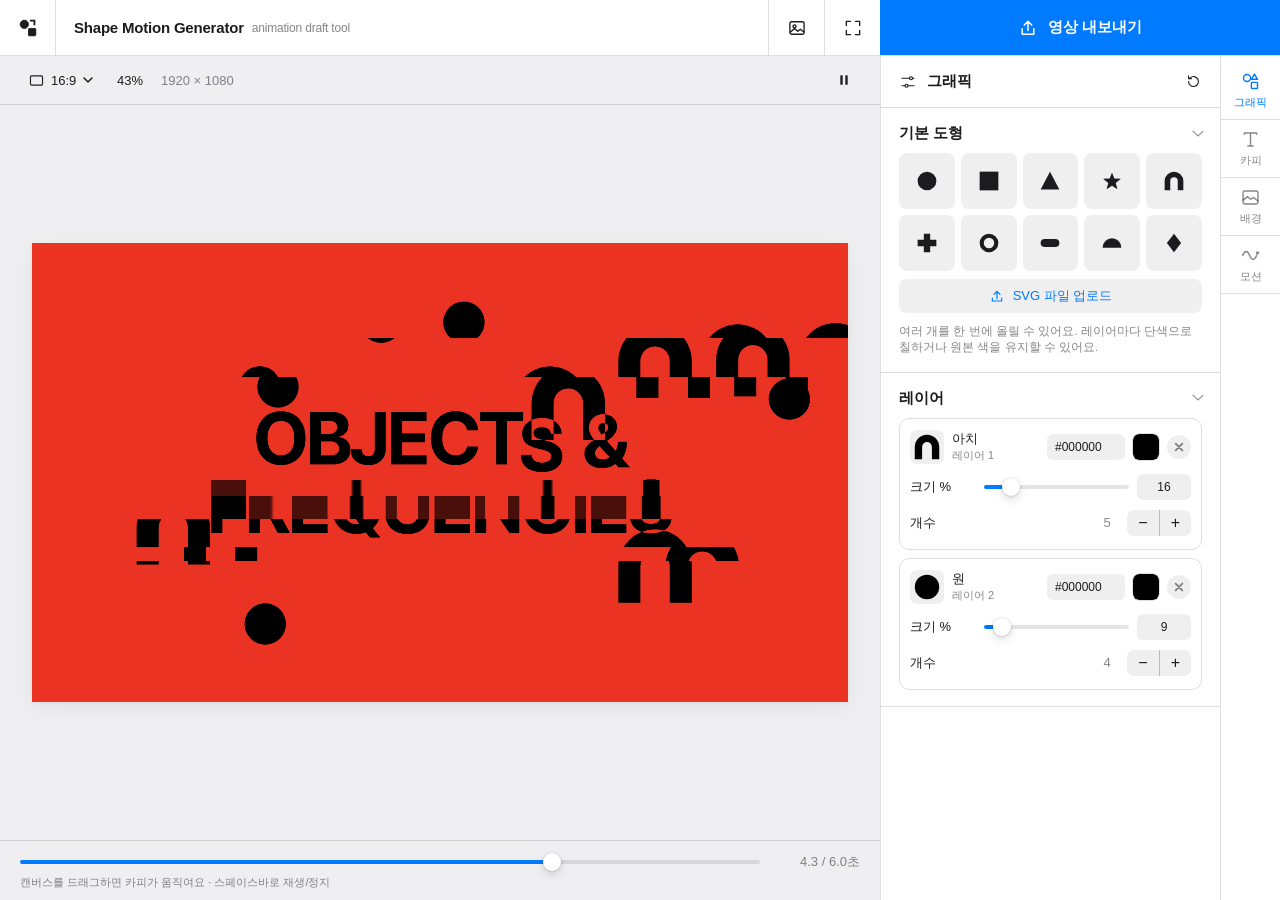
<file: index.html>
<!doctype html>
<html lang="ko">
<head>
<meta charset="utf-8">
<meta name="viewport" content="width=device-width, initial-scale=1">
<title>Shape Motion Generator</title>
<link rel="preconnect" href="https://fonts.googleapis.com">
<link rel="preconnect" href="https://fonts.gstatic.com" crossorigin>
<link href="https://fonts.googleapis.com/css2?family=Inter+Tight:wght@400;500;700;900&family=Archivo:wght@400;500;700;900&family=Space+Grotesk:wght@400;500;700&family=Syne:wght@400;500;700;800&family=DM+Serif+Display&family=Noto+Sans+KR:wght@400;500;700;900&family=Black+Han+Sans&family=IBM+Plex+Mono:wght@400;500;700&display=swap" rel="stylesheet">
<link rel="stylesheet" href="style.css?v=3">
</head>
<body>

<!-- ===== 상단 바 ===== -->
<header class="topbar">
  <div class="logo" aria-hidden="true">
    <svg viewBox="0 0 24 24"><circle cx="8" cy="8" r="4.5"/><rect x="12.5" y="12.5" width="8" height="8" rx="1"/><path d="M14 4l5 0 0 5" fill="none" stroke-width="2"/></svg>
  </div>
  <div class="doc-title">Shape Motion Generator <span>animation draft tool</span></div>
  <div class="top-icons">
    <button class="icon-btn" id="pngBtn" title="현재 프레임 PNG 저장">
      <svg viewBox="0 0 24 24"><rect x="3.5" y="4.5" width="17" height="15" rx="2"/><circle cx="9" cy="10" r="1.8"/><path d="M4 17l5-4.5 4 3.5 3-2.5 4.5 3.5"/></svg>
    </button>
    <button class="icon-btn" id="fullBtn" title="캔버스 크게 보기">
      <svg viewBox="0 0 24 24"><path d="M4 9V4h5M20 9V4h-5M4 15v5h5M20 15v5h-5"/></svg>
    </button>
  </div>
  <button class="export-btn" id="recBtn">
    <svg viewBox="0 0 24 24"><path d="M12 15V4M7.5 8.5L12 4l4.5 4.5M5 13v6.5h14V13"/></svg>
    <span id="recLabel">영상 내보내기</span>
  </button>
</header>

<main class="layout">
  <!-- ===== 캔버스 영역 ===== -->
  <section class="stage-wrap">
    <div class="canvas-bar">
      <div class="cb-left">
        <label class="ratio-pick" title="캔버스 비율">
          <svg viewBox="0 0 24 24"><rect x="3.5" y="5.5" width="17" height="13" rx="1.5"/></svg>
          <select data-bind="ratio">
            <option value="16:9">16:9</option>
            <option value="6:4">6:4</option>
            <option value="3:4">3:4</option>
            <option value="4:5">4:5</option>
            <option value="9:16">9:16</option>
            <option value="1:1">1:1</option>
          </select>
        </label>
        <span class="zoom" id="zoomLabel">100%</span>
        <span class="dim" id="dimLabel">1920 × 1080</span>
      </div>
      <button class="play" id="playBtn" aria-label="재생/일시정지" title="재생/일시정지 (스페이스바)">
        <svg class="i-pause" viewBox="0 0 24 24"><rect x="6.5" y="5" width="3.5" height="14" rx="0.8"/><rect x="14" y="5" width="3.5" height="14" rx="0.8"/></svg>
        <svg class="i-play" viewBox="0 0 24 24"><path d="M8 5.5v13a1 1 0 0 0 1.5.86l10.5-6.5a1 1 0 0 0 0-1.72L9.5 4.64A1 1 0 0 0 8 5.5z"/></svg>
      </button>
    </div>

    <div class="stage" id="stage">
      <canvas id="canvas"></canvas>
    </div>

    <div class="timeline">
      <input type="range" id="scrub" min="0" max="1" step="0.001" value="0">
      <div class="time" id="timeLabel">0.0 / 6.0초</div>
    </div>
    <div class="hint">캔버스를 드래그하면 카피가 움직여요 · 스페이스바로 재생/정지</div>
  </section>

  <!-- ===== 오른쪽 설정 패널 ===== -->
  <aside class="inspector">
    <div class="ctl-head">
      <svg viewBox="0 0 24 24"><path d="M4 7h10M18 7h2M4 17h4M12 17h8"/><circle cx="16" cy="7" r="2"/><circle cx="10" cy="17" r="2"/></svg>
      <span id="panelTitle">그래픽</span>
      <button class="icon-btn sm" id="resetBtn" title="전체 초기화">
        <svg viewBox="0 0 24 24"><path d="M5 12a7 7 0 1 0 2.2-5.1M5 4v4h4"/></svg>
      </button>
    </div>

    <!-- 그래픽 -->
    <div class="panel" data-panel="graphic">
      <section class="sec">
        <button class="sec-head">기본 도형<i></i></button>
        <div class="sec-body">
          <div class="shape-grid" id="shapeGrid"></div>
          <button class="btn-line" id="svgBtn">
            <svg viewBox="0 0 24 24"><path d="M12 16V5M7.5 9.5L12 5l4.5 4.5M5 15v4.5h14V15"/></svg>SVG 파일 업로드
          </button>
          <input type="file" id="svgInput" accept=".svg,image/svg+xml" multiple hidden>
          <p class="foot">여러 개를 한 번에 올릴 수 있어요. 레이어마다 단색으로 칠하거나 원본 색을 유지할 수 있어요.</p>
        </div>
      </section>
      <section class="sec">
        <button class="sec-head">레이어<i></i></button>
        <div class="sec-body"><div id="graphicList"></div></div>
      </section>
    </div>

    <!-- 카피 -->
    <div class="panel" data-panel="copy" hidden>
      <section class="sec">
        <button class="sec-head">문구<i></i></button>
        <div class="sec-body">
          <textarea data-bind="text.content" rows="3" placeholder="카피를 입력하세요. 줄바꿈은 Enter."></textarea>
        </div>
      </section>
      <section class="sec">
        <button class="sec-head">서체<i></i></button>
        <div class="sec-body">
          <div class="row"><label>폰트</label><div class="ctl"><select class="pop" data-bind="text.font" id="fontSelect"></select></div></div>
          <div class="row stack"><label>굵기</label>
            <div class="segmented full" data-bind="text.weight" data-num>
              <button data-v="400">Regular</button><button data-v="500">Medium</button>
              <button data-v="700">Bold</button><button data-v="900">Black</button>
            </div>
          </div>
          <div class="row"><label>글자 색</label><div class="ctl"><input class="hex" data-hex="text.color"><input type="color" data-bind="text.color"></div></div>
          <button class="btn-line" id="fontBtn">폰트 파일 불러오기 (.ttf .otf .woff)</button>
          <input type="file" id="fontInput" accept=".ttf,.otf,.woff,.woff2" hidden>
        </div>
      </section>
      <section class="sec">
        <button class="sec-head">크기와 간격<i></i></button>
        <div class="sec-body">
          <div class="row"><label>크기 px</label><div class="ctl"><input type="range" data-bind="text.size" min="16" max="600" step="1"><input class="num" type="number" data-bind="text.size" min="16" max="600" step="1"></div></div>
          <div class="row"><label>행간</label><div class="ctl"><input type="range" data-bind="text.lineHeight" min="0.6" max="2" step="0.01"><input class="num" type="number" data-bind="text.lineHeight" min="0.6" max="2" step="0.01"></div></div>
          <div class="row"><label>자간</label><div class="ctl"><input type="range" data-bind="text.tracking" min="-150" max="400" step="5"><input class="num" type="number" data-bind="text.tracking" min="-150" max="400" step="5"></div></div>
        </div>
      </section>
      <section class="sec">
        <button class="sec-head">정렬과 위치<i></i></button>
        <div class="sec-body">
          <div class="row stack"><label>정렬</label>
            <div class="segmented full" data-bind="text.align">
              <button data-v="left">왼쪽</button><button data-v="center">가운데</button><button data-v="right">오른쪽</button>
            </div>
          </div>
          <div class="row"><label>가로 %</label><div class="ctl"><input type="range" data-bind="text.x" min="0" max="100" step="0.5"><input class="num" type="number" data-bind="text.x" min="0" max="100" step="0.5"></div></div>
          <div class="row"><label>세로 %</label><div class="ctl"><input type="range" data-bind="text.y" min="0" max="100" step="0.5"><input class="num" type="number" data-bind="text.y" min="0" max="100" step="0.5"></div></div>
          <p class="foot">캔버스를 직접 드래그해도 위치가 바뀌어요.</p>
        </div>
      </section>
    </div>

    <!-- 배경 -->
    <div class="panel" data-panel="bg" hidden>
      <section class="sec">
        <button class="sec-head">배경 종류<i></i></button>
        <div class="sec-body">
          <div class="segmented full" data-bind="bg.mode">
            <button data-v="solid">단색</button><button data-v="gradient">그라디언트</button><button data-v="image">이미지</button>
          </div>
          <div class="row" data-show="bg.mode:solid,image"><label>배경 색</label><div class="ctl"><input class="hex" data-hex="bg.color"><input type="color" data-bind="bg.color"></div></div>
        </div>
      </section>

      <section class="sec" data-show="bg.mode:gradient">
        <button class="sec-head">그라디언트<i></i></button>
        <div class="sec-body">
          <div class="segmented full" data-bind="bg.gtype">
            <button data-v="linear">선형</button><button data-v="radial">원형</button>
          </div>
          <div class="row"><label>시작 색</label><div class="ctl"><input class="hex" data-hex="bg.g1"><input type="color" data-bind="bg.g1"></div></div>
          <div class="row"><label>끝 색</label><div class="ctl"><input class="hex" data-hex="bg.g2"><input type="color" data-bind="bg.g2"></div></div>
          <div class="row" data-show="bg.gtype:linear"><label>각도 °</label><div class="ctl"><input type="range" data-bind="bg.angle" min="0" max="360" step="1"><input class="num" type="number" data-bind="bg.angle" min="0" max="360" step="1"></div></div>
          <button class="btn-line" id="swapGrad">색 순서 바꾸기</button>
        </div>
      </section>

      <section class="sec" data-show="bg.mode:image">
        <button class="sec-head">배경 이미지<i></i></button>
        <div class="sec-body">
          <button class="btn-line" id="bgBtn">이미지 업로드</button>
          <input type="file" id="bgInput" accept="image/*" hidden>
          <div class="row"><label>파일</label><div class="ctl"><span class="muted" id="bgName">없음</span></div></div>
          <div class="segmented full" data-bind="bg.fit">
            <button data-v="cover">꽉 채우기</button><button data-v="contain">전체 보이기</button>
          </div>
          <p class="foot">이미지는 새로고침하면 다시 올려야 해요. 비는 부분은 배경 색으로 채워져요.</p>
        </div>
      </section>
    </div>

    <!-- 모션 -->
    <div class="panel" data-panel="motion" hidden>
      <section class="sec">
        <button class="sec-head">애니메이션<i></i></button>
        <div class="sec-body">
          <div class="row"><label>길이 (초)</label><div class="ctl"><input type="range" data-bind="duration" min="1" max="20" step="0.5"><input class="num" type="number" data-bind="duration" min="1" max="20" step="0.5"></div></div>
          <div class="row"><label>반복 속도</label><div class="ctl">
            <div class="segmented" data-bind="motion.cycles" data-num>
              <button data-v="1">1×</button><button data-v="2">2×</button><button data-v="3">3×</button><button data-v="4">4×</button>
            </div></div></div>
        </div>
      </section>

      <section class="sec">
        <button class="sec-head">그래픽 움직임<i></i></button>
        <div class="sec-body">
          <div class="row"><label>방식</label><div class="ctl">
            <select class="pop" data-bind="motion.mode">
              <option value="grid">그리드 반복</option>
              <option value="drift">떠다니기</option>
              <option value="sweep">가로지르기</option>
              <option value="fall">떨어지기</option>
              <option value="orbit">카피 주위 돌기</option>
              <option value="letters">글자 따라 점프</option>
              <option value="pulse">제자리 숨쉬기</option>
            </select></div></div>
          <div class="row"><label>강도 %</label><div class="ctl"><input type="range" data-bind="motion.amount" min="0" max="100" step="1"><input class="num" type="number" data-bind="motion.amount" min="0" max="100" step="1"></div></div>
          <div class="row"><label>회전</label><div class="ctl"><input type="checkbox" class="switch" data-bind="motion.spin"></div></div>
          <div class="row stack"><label>겹칠 때</label>
            <div class="segmented full" data-bind="motion.layer">
              <button data-v="xor">색 반전</button><button data-v="text">카피가 위</button><button data-v="graphic">그래픽이 위</button>
            </div>
          </div>
          <button class="btn-dark" id="shuffleBtn">배치 다시 섞기</button>
        </div>
      </section>

      <section class="sec">
        <button class="sec-head">카피 움직임<i></i></button>
        <div class="sec-body">
          <div class="row"><label>방식</label><div class="ctl">
            <select class="pop" data-bind="textMotion.mode">
              <option value="none">없음</option>
              <option value="repel">그래픽에 밀려나기</option>
              <option value="spread">흩어졌다 모이기</option>
              <option value="wave">물결</option>
              <option value="pulse">크기 펄스</option>
              <option value="outline">외곽선 깜빡임</option>
              <option value="type">타이핑 등장</option>
            </select></div></div>
          <div class="row"><label>강도 %</label><div class="ctl"><input type="range" data-bind="textMotion.amount" min="0" max="100" step="1"><input class="num" type="number" data-bind="textMotion.amount" min="0" max="100" step="1"></div></div>
        </div>
      </section>

      <section class="sec">
        <button class="sec-head">화면 효과<i></i></button>
        <div class="sec-body">
          <div class="row"><label>메인 효과</label><div class="ctl"><select class="pop fx-select" data-bind="effect.mode"></select></div></div>
          <div class="row"><label>강도 %</label><div class="ctl"><input type="range" data-bind="effect.amount" min="0" max="100" step="1"><input class="num" type="number" data-bind="effect.amount" min="0" max="100" step="1"></div></div>
          <div class="row"><label>보조 효과</label><div class="ctl"><select class="pop fx-select" data-bind="effect.mode2"></select></div></div>
          <div class="row" data-hide="effect.mode2:none"><label>강도 %</label><div class="ctl"><input type="range" data-bind="effect.amount2" min="0" max="100" step="1"><input class="num" type="number" data-bind="effect.amount2" min="0" max="100" step="1"></div></div>
          <button class="btn-dark" id="fxRandom">추천 조합 랜덤으로 적용</button>
          <p class="foot">보조 효과는 메인 효과 위에 한 번 더 겹쳐져요. 효과는 그래픽과 카피에만 적용돼요.</p>
        </div>
      </section>
    </div>
  </aside>

  <!-- ===== 맨 오른쪽 아이콘 레일 (탭) ===== -->
  <nav class="rail" id="tabSeg">
    <button data-v="graphic" class="on" title="그래픽">
      <svg viewBox="0 0 24 24"><circle cx="8" cy="8" r="4"/><rect x="13" y="13" width="7" height="7" rx="1"/><path d="M16.5 3.5l3.5 6h-7z"/></svg><span>그래픽</span>
    </button>
    <button data-v="copy" title="카피">
      <svg viewBox="0 0 24 24"><path d="M5 6V4.5h14V6M12 4.5v15M9 19.5h6"/></svg><span>카피</span>
    </button>
    <button data-v="bg" title="배경">
      <svg viewBox="0 0 24 24"><rect x="3.5" y="4.5" width="17" height="15" rx="2"/><path d="M3.5 15l5-4 4 3 3-2 5 4"/></svg><span>배경</span>
    </button>
    <button data-v="motion" title="모션">
      <svg viewBox="0 0 24 24"><path d="M3 12c2.5-6 5.5-6 8 0s5.5 6 8 0"/><circle cx="20" cy="9" r="1.2"/></svg><span>모션</span>
    </button>
  </nav>
</main>

<div class="toast" id="toast" hidden></div>

<!-- 녹아내림 효과용 필터 -->
<svg width="0" height="0" style="position:absolute" aria-hidden="true">
  <filter id="goo" color-interpolation-filters="sRGB">
    <feColorMatrix type="matrix" values="1 0 0 0 0  0 1 0 0 0  0 0 1 0 0  0 0 0 24 -11"/>
  </filter>
</svg>

<script src="app.js?v=3"></script>
</body>
</html>
</file>
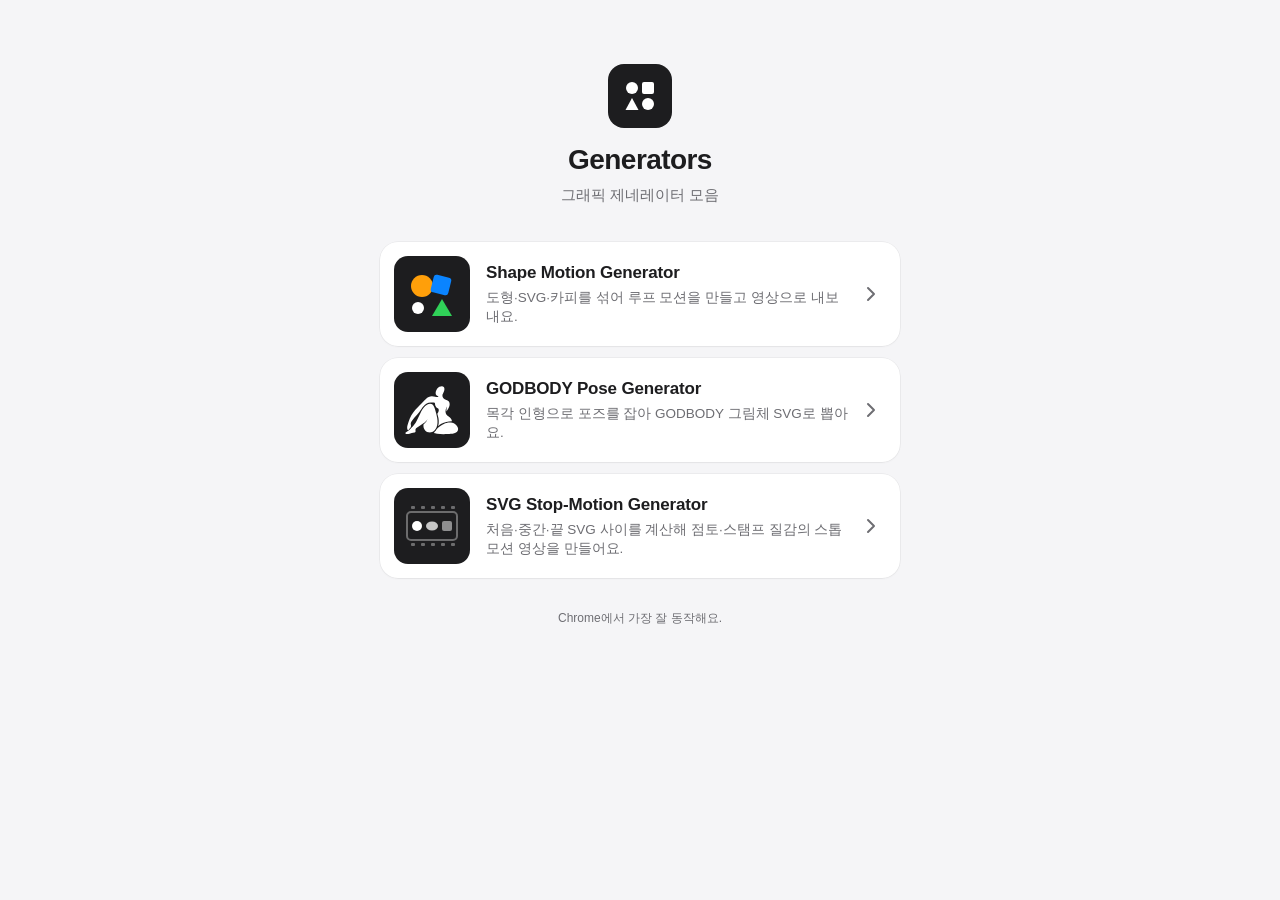
<file: links/index.html>
<!DOCTYPE html>
<html lang="ko">
<head>
<meta charset="utf-8">
<meta name="viewport" content="width=device-width, initial-scale=1">
<title>Generators</title>
<style>
:root { --bg: #f5f5f7; --card: #ffffff; --label: #1d1d1f; --label2: #6e6e73; --sep: rgba(0,0,0,.08); --tint: #0071e3; --tile: #1d1d1f; }
@media (prefers-color-scheme: dark) { :root { --bg: #000; --card: #1c1c1e; --label: #f5f5f7; --label2: #98989d; --sep: rgba(255,255,255,.1); --tint: #2997ff; --tile: #2c2c2e; } }
* { box-sizing: border-box; }
body { margin: 0; min-height: 100vh; background: var(--bg); color: var(--label); font: 15px/1.45 -apple-system, BlinkMacSystemFont, "SF Pro Text", "Apple SD Gothic Neo", "Pretendard", "Helvetica Neue", sans-serif; -webkit-font-smoothing: antialiased; display: flex; justify-content: center; }
main { width: 100%; max-width: 560px; padding: 64px 20px 48px; }
header { text-align: center; margin-bottom: 36px; }
.mark { width: 64px; height: 64px; margin: 0 auto 16px; border-radius: 16px; background: var(--tile); display: grid; place-items: center; }
h1 { font-size: 28px; line-height: 1.15; letter-spacing: -.02em; margin: 0 0 8px; font-weight: 700; }
header p { margin: 0; color: var(--label2); }
ul { list-style: none; margin: 0; padding: 0; display: grid; gap: 12px; }
a.card { display: grid; grid-template-columns: 76px 1fr 16px; gap: 16px; align-items: center; padding: 14px 18px 14px 14px; background: var(--card); border-radius: 18px; color: inherit; text-decoration: none; box-shadow: 0 0 0 .5px var(--sep), 0 1px 2px rgba(0,0,0,.04); transition: transform .15s ease, box-shadow .15s ease; }
a.card:hover { transform: translateY(-1px); box-shadow: 0 0 0 .5px var(--sep), 0 6px 18px rgba(0,0,0,.08); }
a.card:active { transform: scale(.99); }
a.card:focus-visible { outline: 3px solid var(--tint); outline-offset: 2px; }
.thumb { width: 76px; height: 76px; border-radius: 14px; background: var(--tile); display: grid; place-items: center; overflow: hidden; }
.thumb svg { width: 56px; height: 56px; }
.title { font-weight: 600; font-size: 17px; letter-spacing: -.01em; }
.desc { color: var(--label2); font-size: 13.5px; margin-top: 2px; }
.chev { color: var(--label2); }
footer { text-align: center; color: var(--label2); font-size: 12px; margin-top: 32px; }
</style>
</head>
<body>
<main>
  <header>
    <div class="mark" aria-hidden="true"><svg width="34" height="34" viewBox="0 0 34 34" fill="#fff"><circle cx="9" cy="9" r="6"/><rect x="19" y="3" width="12" height="12" rx="2"/><path d="M9 19l6.5 12h-13z"/><rect x="19" y="19" width="12" height="12" rx="6"/></svg></div>
    <h1>Generators</h1>
    <p>그래픽 제네레이터 모음</p>
  </header>
  <ul>
    <li><a class="card" href="../">
      <span class="thumb" aria-hidden="true"><svg viewBox="0 0 56 56"><circle cx="18" cy="20" r="11" fill="#ff9f0a"/><rect x="28" y="10" width="18" height="18" rx="3" fill="#0a84ff" transform="rotate(14 37 19)"/><path d="M28 50l10-17 10 17z" fill="#30d158"/><circle cx="14" cy="42" r="6" fill="#fff"/></svg></span>
      <span><span class="title">Shape Motion Generator</span><span class="desc" style="display:block">도형·SVG·카피를 섞어 루프 모션을 만들고 영상으로 내보내요.</span></span>
      <svg class="chev" width="10" height="16" viewBox="0 0 10 16" fill="none" stroke="currentColor" stroke-width="2" stroke-linecap="round" stroke-linejoin="round" aria-hidden="true"><path d="M2 2l6 6-6 6"/></svg>
    </a></li>
    <li><a class="card" href="../godbody-pose-generator/">
      <span class="thumb" aria-hidden="true"><svg viewBox="8 92 248 228" fill="#fff"><path d="M220.392 255.4C203.667 255.128 187.646 259.229 173.417 267.427C168.291 270.319 163.86 273.716 159.198 277.679C161.472 269.033 162.316 260.773 161.781 252.158L160.541 241.891C159.326 235.258 157.551 228.917 155.461 222.51C160.999 215.913 165.25 206.397 159.455 199.496C159.213 199.208 157.726 198.971 156.882 198.626C153.691 197.329 152.178 195.451 150.073 192.718C146.558 188.148 144.788 182.791 145.117 177.058C145.189 175.766 144.839 174.722 143.589 174.377C138.993 173.116 130.193 173.152 126.714 173.116C113.817 172.982 102.568 180.007 94.3591 189.61C91.0346 193.5 88.1527 197.468 85.2605 201.698L75.9714 215.295C74.3091 217.724 72.4307 219.808 70.4339 221.934L66.7492 225.85C57.7895 235.381 48.9121 244.861 41.9131 256.018C39.1289 260.459 37.0241 265.708 38.3724 270.798C40.0501 277.123 38.5577 284.467 32.8401 287.822C31.3271 291.471 27.6218 296.658 24.7759 294.378C23.5047 293.365 23.0158 291.713 22.6556 290.148C21.719 286.098 21.8682 282.089 22.4189 277.967C23.0107 273.536 24.5855 269.645 25.9492 265.42C28.3371 258.025 30.6632 250.861 33.7202 243.687C42.4483 223.195 53.9555 209.65 69.1834 193.948L77.4741 185.4L84.3136 178.339L98.0748 163.883L105.151 156.812C108.779 153.179 112.917 150.266 117.584 148.084C127.45 143.483 136.008 144.441 146.059 147.528C152.291 149.443 157.643 149.427 161.333 145.038C160.757 145.007 160.186 144.94 159.604 144.832C137.46 140.776 152.09 108.123 164.689 103.347C191.125 93.3274 191.146 117.706 180.838 132.769C178.393 136.34 177.462 140.73 178.311 144.976C179.371 148.717 181.152 152.021 183.73 154.903C186.427 157.631 189.623 159.385 193.189 160.785L200.888 163.801C204.748 165.314 207.516 168.381 208.998 172.277C212.066 180.326 209.456 189.723 205.519 197.268C202.787 202.512 199.735 207.308 196.112 212.156C195.103 204.761 196.627 197.304 198.006 190.222L195.443 196.223C193.364 201.091 192.165 206.129 191.954 211.461C191.707 217.657 193.565 223.575 197.62 228.197C199.617 230.477 201.933 232.123 204.305 233.95L211.33 239.364C215.267 242.396 220.125 250.166 220.382 255.405L220.392 255.4Z"/><path d="M58.0779 303.483C56.8376 304.996 54.9386 305.84 53.1065 305.948L48.0323 306.246C39.1909 306.761 38.1205 310.049 32.3618 311.253C27.6992 312.226 23.0212 312.494 18.2917 312.128C16.7067 312.005 15.2091 311.176 14.4166 309.869C13.5263 308.408 14.1335 306.57 15.5693 305.629L26.7163 298.316C28.9137 296.875 30.787 295.331 32.5625 293.432L36.9162 288.785L40.951 285.018C51.1664 275.481 57.3214 267.798 63.8057 255.267L72.9867 235.983L80.5209 219.855C85.2453 209.737 93.8808 196.388 101.966 188.715C107.673 183.301 115.042 178.427 123.029 178.113C131.994 177.758 137.532 183.517 141.047 191.272C143.167 195.95 144.798 200.587 146.306 205.548C149.929 217.431 152.909 229.309 155.055 241.557C157.592 256.013 157.602 271.395 151.314 284.786C148.982 289.752 145.936 294.111 141.798 297.698C134.645 303.899 125.098 306.539 115.799 304.419C109.006 302.87 103.401 298.671 99.48 292.999C94.8483 286.299 93.1346 278.255 94.2719 270.206L101.137 263.341C105.846 258.632 109.809 253.399 112.644 247.233L107.23 253.656C102.244 258.792 96.9377 263.382 90.8547 267.206L77.9838 275.291C73.3367 278.209 68.8851 281.122 64.6394 284.57C60.2085 288.172 57.7279 291.826 59.1689 297.487C59.6784 299.479 59.4417 301.831 58.083 303.488L58.0779 303.483Z"/><path d="M215.385 311.603C198.093 313.183 171.435 313.857 154.483 311.258L145.369 309.179C144.273 308.927 143.264 308.335 142.307 307.728C141.37 307.131 141.015 305.67 141.726 304.661C143.552 302.067 146.275 300.415 148.39 297.544C151.622 293.164 154.859 289.016 158.59 285.11C165.429 277.952 175.882 271.972 184.414 267.566C196.024 261.571 209.364 259.229 221.818 262.847C231.019 265.523 240.452 271.807 245.269 281.091C249.386 289.016 248.12 297.559 241.543 303.132C238.255 305.922 234.488 307.62 230.453 308.793C225.477 310.239 220.577 311.13 215.38 311.603H215.385Z"/></svg></span>
      <span><span class="title">GODBODY Pose Generator</span><span class="desc" style="display:block">목각 인형으로 포즈를 잡아 GODBODY 그림체 SVG로 뽑아요.</span></span>
      <svg class="chev" width="10" height="16" viewBox="0 0 10 16" fill="none" stroke="currentColor" stroke-width="2" stroke-linecap="round" stroke-linejoin="round" aria-hidden="true"><path d="M2 2l6 6-6 6"/></svg>
    </a></li>
    <li><a class="card" href="../stopmotion-generator/">
      <span class="thumb" aria-hidden="true"><svg viewBox="0 0 56 56" fill="none"><rect x="3" y="14" width="50" height="28" rx="4" stroke="#fff" stroke-opacity=".35" stroke-width="2"/><g fill="#fff"><circle cx="13" cy="28" r="5"/><ellipse cx="28" cy="28" rx="6" ry="4.5" opacity=".75"/><rect x="38" y="23" width="10" height="10" rx="2" opacity=".5"/></g><g fill="#fff" opacity=".35"><rect x="7" y="8" width="4" height="3" rx="1"/><rect x="17" y="8" width="4" height="3" rx="1"/><rect x="27" y="8" width="4" height="3" rx="1"/><rect x="37" y="8" width="4" height="3" rx="1"/><rect x="47" y="8" width="4" height="3" rx="1"/><rect x="7" y="45" width="4" height="3" rx="1"/><rect x="17" y="45" width="4" height="3" rx="1"/><rect x="27" y="45" width="4" height="3" rx="1"/><rect x="37" y="45" width="4" height="3" rx="1"/><rect x="47" y="45" width="4" height="3" rx="1"/></g></svg></span>
      <span><span class="title">SVG Stop-Motion Generator</span><span class="desc" style="display:block">처음·중간·끝 SVG 사이를 계산해 점토·스탬프 질감의 스톱모션 영상을 만들어요.</span></span>
      <svg class="chev" width="10" height="16" viewBox="0 0 10 16" fill="none" stroke="currentColor" stroke-width="2" stroke-linecap="round" stroke-linejoin="round" aria-hidden="true"><path d="M2 2l6 6-6 6"/></svg>
    </a></li>
  </ul>
  <footer>Chrome에서 가장 잘 동작해요.</footer>
</main>
</body>
</html>
</file>
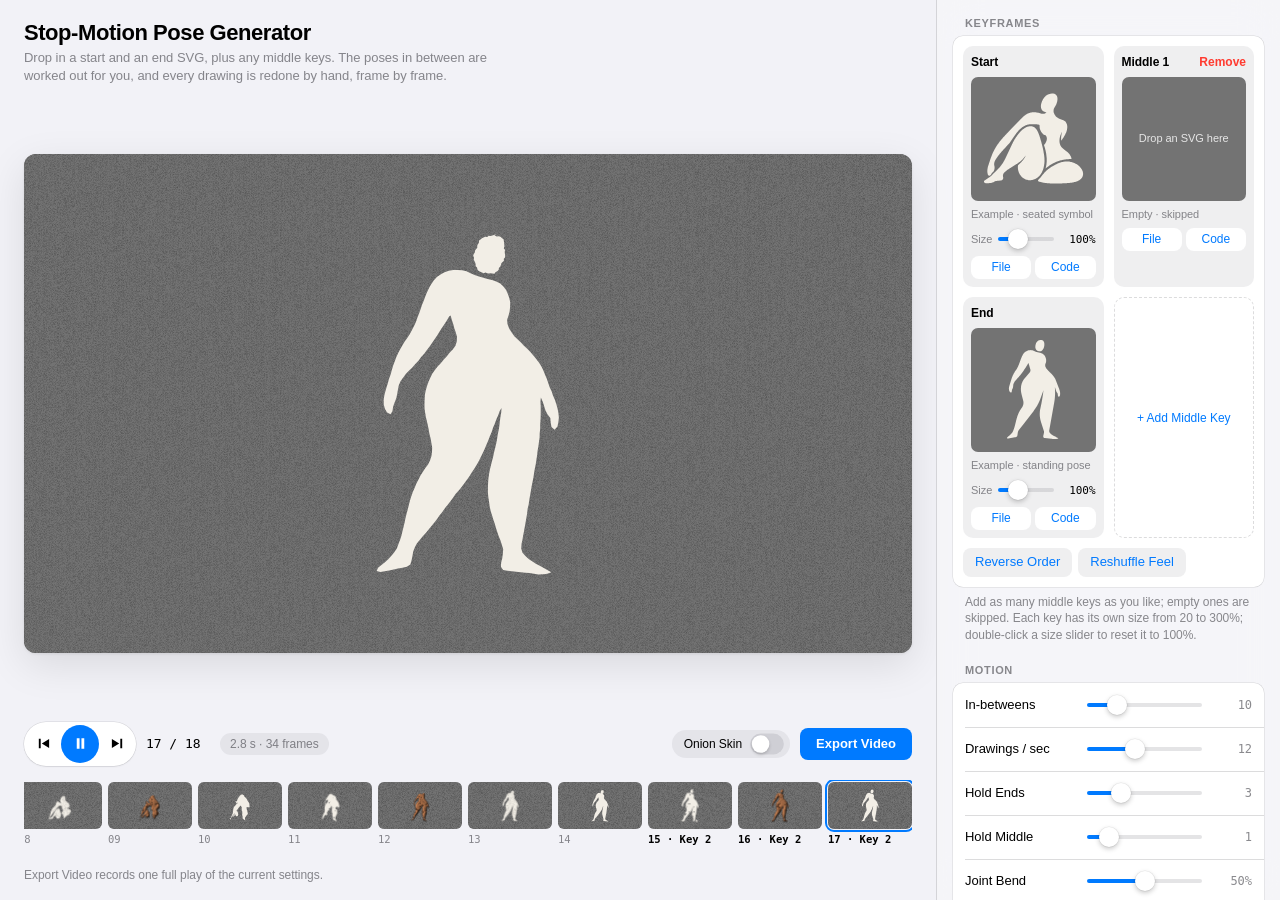
<file: stopmotion-generator/index.html>
<!DOCTYPE html>
<html lang="en">
<head>
<meta charset="utf-8">
<meta name="viewport" content="width=device-width, initial-scale=1">
<title>Stop-Motion Pose Generator</title>
<style>
:root {
  /* Apple system look: a stage on the window background, an inspector of inset grouped lists on the right */
  --bg: #f2f2f7;            /* systemGroupedBackground */
  --cell: #ffffff;          /* secondarySystemGroupedBackground */
  --label: #000000;
  --label2: rgba(60, 60, 67, .6);
  --sep: rgba(60, 60, 67, .18);
  --fill: rgba(120, 120, 128, .12);
  --fill2: rgba(120, 120, 128, .2);
  --tint: #007aff;
  --side: rgba(246, 246, 248, .86);
  --stage-shadow: 0 1px 3px rgba(0,0,0,.08), 0 12px 40px rgba(0,0,0,.10);
  --font: -apple-system, BlinkMacSystemFont, "SF Pro Text", "SF Pro Display", "Helvetica Neue", Helvetica, Arial, sans-serif;
  --mono: "SF Mono", ui-monospace, Menlo, Monaco, monospace;
  color-scheme: light;
}
@media (prefers-color-scheme: dark) {
  :root:not([data-theme="light"]) {
    --bg: #000000; --cell: #1c1c1e; --label: #ffffff; --label2: rgba(235, 235, 245, .6); --sep: rgba(84, 84, 88, .6);
    --fill: rgba(118, 118, 128, .24); --fill2: rgba(118, 118, 128, .32); --tint: #0a84ff; --side: rgba(28, 28, 30, .86);
    --stage-shadow: 0 1px 3px rgba(0,0,0,.5), 0 12px 40px rgba(0,0,0,.5); color-scheme: dark;
  }
}
:root[data-theme="dark"] {
  --bg: #000000; --cell: #1c1c1e; --label: #ffffff; --label2: rgba(235, 235, 245, .6); --sep: rgba(84, 84, 88, .6);
  --fill: rgba(118, 118, 128, .24); --fill2: rgba(118, 118, 128, .32); --tint: #0a84ff; --side: rgba(28, 28, 30, .86);
  --stage-shadow: 0 1px 3px rgba(0,0,0,.5), 0 12px 40px rgba(0,0,0,.5); color-scheme: dark;
}
* { box-sizing: border-box; }
[hidden] { display: none !important; }
html, body { height: 100%; margin: 0; }
body { background: var(--bg); color: var(--label); font: 13px/1.38 var(--font); -webkit-font-smoothing: antialiased; letter-spacing: -0.003em; }
button, select, input, textarea { font: inherit; color: inherit; }
.app { display: grid; grid-template-columns: minmax(0, 1fr) 344px; height: 100%; }
@media (max-width: 900px) { .app { grid-template-columns: 1fr; height: auto; } .side { border-left: none; border-top: 1px solid var(--sep); } }

/* ---------- stage ---------- */
.main { display: grid; grid-template-rows: auto minmax(0, 1fr) auto auto auto; gap: 14px; padding: 20px 24px 16px; min-width: 0; min-height: 0; }
.main > * { min-width: 0; }
.titlebar h1 { font: 600 22px/1.2 var(--font); letter-spacing: -0.02em; margin: 0; text-wrap: balance; }
.titlebar p { margin: 3px 0 0; color: var(--label2); font-size: 13px; max-width: 70ch; }
.stagebox { min-height: 260px; display: grid; place-items: center; position: relative; }
.stage { position: relative; height: 100%; max-width: 100%; border-radius: 12px; overflow: hidden; box-shadow: var(--stage-shadow); background: #737373; }
.stage svg { position: absolute; inset: 0; width: 100%; height: 100%; display: block; }
.transport { display: flex; align-items: center; gap: 10px; flex-wrap: wrap; }
.tgroup { display: inline-flex; align-items: center; gap: 2px; background: var(--cell); border-radius: 999px; padding: 3px; box-shadow: 0 0 0 .5px var(--sep), 0 1px 2px rgba(0,0,0,.06); }
.ibtn { width: 32px; height: 32px; border: none; border-radius: 999px; background: none; display: grid; place-items: center; cursor: pointer; color: var(--label); }
.ibtn:hover { background: var(--fill); }
.ibtn.play { width: 38px; height: 38px; background: var(--tint); color: #fff; }
.ibtn.play:hover { filter: brightness(1.08); background: var(--tint); }
.ibtn svg { width: 15px; height: 15px; fill: currentColor; }
.count { font: 500 13px var(--mono); font-variant-numeric: tabular-nums; min-width: 64px; }
.chip { font-size: 12px; color: var(--label2); background: var(--fill); border-radius: 999px; padding: 3px 10px; font-variant-numeric: tabular-nums; }
.spacer { flex: 1; }
.strip { display: flex; gap: 6px; overflow-x: auto; padding: 2px 2px 8px; }
.cell { flex: 0 0 auto; width: 84px; display: flex; flex-direction: column; gap: 4px; cursor: pointer; border: none; background: none; padding: 0; color: var(--label2); }
.cell img { width: 84px; border-radius: 6px; outline: 2px solid transparent; outline-offset: 1px; display: block; background: var(--fill); }
.cell.on img { outline-color: var(--tint); }
.cell span { font: 10.5px var(--mono); text-align: left; }
.cell.key span { color: var(--label); font-weight: 600; }
.msg { font-size: 12px; color: var(--label2); margin: 0; min-height: 1.4em; }

/* ---------- controls ---------- */
.btn { border: none; background: var(--fill); color: var(--tint); border-radius: 8px; padding: 6px 12px; cursor: pointer; font-size: 13px; font-weight: 500; line-height: 1.25; }
.btn:hover { background: var(--fill2); }
.btn.prim { background: var(--tint); color: #fff; font-weight: 600; padding: 8px 16px; }
.btn.prim:hover { filter: brightness(1.08); }
.btn:disabled { opacity: .4; cursor: default; filter: none; }
:focus-visible { outline: 3px solid color-mix(in srgb, var(--tint) 55%, transparent); outline-offset: 1px; }
input[type=range] { -webkit-appearance: none; appearance: none; width: 100%; height: 22px; background: none; margin: 0; --p: 50%; }
input[type=range]::-webkit-slider-runnable-track { height: 4px; border-radius: 2px; background: linear-gradient(to right, var(--tint) var(--p), var(--fill2) var(--p)); }
input[type=range]::-moz-range-track { height: 4px; border-radius: 2px; background: var(--fill2); }
input[type=range]::-moz-range-progress { height: 4px; border-radius: 2px; background: var(--tint); }
input[type=range]::-webkit-slider-thumb { -webkit-appearance: none; width: 20px; height: 20px; border-radius: 50%; background: #fff; margin-top: -8px; box-shadow: 0 0 0 .5px rgba(0,0,0,.08), 0 2px 5px rgba(0,0,0,.22); }
input[type=range]::-moz-range-thumb { width: 20px; height: 20px; border: none; border-radius: 50%; background: #fff; box-shadow: 0 0 0 .5px rgba(0,0,0,.08), 0 2px 5px rgba(0,0,0,.22); }
select { -webkit-appearance: none; appearance: none; border: none; background: var(--fill) url("data:image/svg+xml,%3Csvg xmlns='http://www.w3.org/2000/svg' width='10' height='14' viewBox='0 0 10 14'%3E%3Cpath d='M1.5 5 5 1.5 8.5 5M1.5 9 5 12.5 8.5 9' fill='none' stroke='%23888' stroke-width='1.6' stroke-linecap='round' stroke-linejoin='round'/%3E%3C/svg%3E") no-repeat right 8px center; border-radius: 7px; padding: 5px 26px 5px 10px; cursor: pointer; max-width: 100%; }
input[type=checkbox].switch { -webkit-appearance: none; appearance: none; width: 42px; height: 26px; border-radius: 13px; background: var(--fill2); position: relative; cursor: pointer; transition: background .2s; flex: none; margin: 0; }
input[type=checkbox].switch::after { content: ""; position: absolute; top: 2px; left: 2px; width: 22px; height: 22px; border-radius: 50%; background: #fff; box-shadow: 0 2px 4px rgba(0,0,0,.2); transition: transform .2s; }
input[type=checkbox].switch:checked { background: #34c759; }
input[type=checkbox].switch:checked::after { transform: translateX(16px); }
input[type=color] { -webkit-appearance: none; appearance: none; width: 28px; height: 28px; border: none; border-radius: 50%; padding: 0; background: none; cursor: pointer; }
input[type=color]::-webkit-color-swatch-wrapper { padding: 0; }
input[type=color]::-webkit-color-swatch { border: none; border-radius: 50%; box-shadow: inset 0 0 0 .5px rgba(0,0,0,.2); }
input[type=color]::-moz-color-swatch { border: none; border-radius: 50%; }

/* ---------- inspector ---------- */
.side { border-left: 1px solid var(--sep); background: var(--side); backdrop-filter: saturate(180%) blur(20px); -webkit-backdrop-filter: saturate(180%) blur(20px); overflow-y: auto; padding: 18px 16px 28px; display: flex; flex-direction: column; gap: 22px; }
.side > * { flex-shrink: 0; }
.group > h2 { font: 600 11px/1 var(--font); color: var(--label2); text-transform: uppercase; letter-spacing: .06em; margin: 0 0 7px 12px; }
.list { background: var(--cell); border-radius: 10px; overflow: hidden; box-shadow: 0 0 0 .5px var(--sep); }
.row { display: grid; grid-template-columns: 112px minmax(0, 1fr) 40px; align-items: center; gap: 10px; min-height: 44px; padding: 6px 12px; position: relative; }
.row + .row::before, .list > * + .row::before { content: ""; position: absolute; top: 0; left: 12px; right: 0; border-top: .5px solid var(--sep); }
.row label, .row > span { color: var(--label); }
.row output { font: 12px var(--mono); color: var(--label2); text-align: right; font-variant-numeric: tabular-nums; }
.row.sel { grid-template-columns: minmax(0, 1fr) auto; }
.row.sel select { justify-self: end; }
.row.sw { grid-template-columns: minmax(0, 1fr) auto; }
.row.colors { grid-template-columns: minmax(0, 1fr) auto auto; }
.gfoot { font-size: 12px; color: var(--label2); margin: 7px 12px 0; }
.err { font-size: 12px; color: #ff3b30; margin: 7px 12px 0; }

/* keyframe cards */
.keys { padding: 10px; display: flex; flex-direction: column; gap: 10px; }
.slots { display: grid; grid-template-columns: 1fr 1fr; gap: 10px; }
.slot { border-radius: 10px; padding: 8px; display: flex; flex-direction: column; gap: 6px; background: var(--fill); outline: 2px dashed transparent; outline-offset: -2px; }
.slot.over { outline-color: var(--tint); }
.slot .lab { font-size: 12px; font-weight: 600; display: flex; justify-content: space-between; align-items: baseline; }
.slot .lab span { color: var(--label2); font-weight: 500; font-size: 10px; letter-spacing: .06em; }
.slot .lab .x { border: none; background: none; padding: 0; cursor: pointer; color: #ff3b30; font-size: 12px; }
.thumb { aspect-ratio: 1; border-radius: 7px; background: #737373; display: grid; place-items: center; overflow: hidden; }
.thumb svg { width: 86%; height: 86%; }
.thumb .empty { color: #e6e6e6; font-size: 11px; text-align: center; padding: 8px; line-height: 1.35; }
.slot .name { font-size: 11px; color: var(--label2); white-space: nowrap; overflow: hidden; text-overflow: ellipsis; }
.slot .size { display: grid; grid-template-columns: auto minmax(0, 1fr) 36px; gap: 6px; align-items: center; font-size: 11px; color: var(--label2); }
.slot .size output { font: 11px var(--mono); text-align: right; font-variant-numeric: tabular-nums; color: var(--label); }
.slot .acts { display: flex; gap: 4px; }
.slot .acts .btn { flex: 1; padding: 4px 4px; font-size: 12px; background: var(--cell); }
.addmid { border: 1.5px dashed var(--sep); border-radius: 10px; background: none; cursor: pointer; color: var(--tint); font-size: 12px; font-weight: 500; min-height: 64px; }
.addmid:hover { background: var(--fill); }
.paste { display: none; flex-direction: column; gap: 6px; }
.paste.open { display: flex; }
.paste textarea { width: 100%; height: 90px; font: 11px/1.4 var(--mono); border: none; border-radius: 8px; padding: 8px; resize: vertical; background: var(--fill); }
.krow { display: flex; gap: 6px; flex-wrap: wrap; }
@media (prefers-reduced-motion: reduce) { input[type=checkbox].switch, input[type=checkbox].switch::after { transition: none; } }
</style>
</head>
<body>
<div class="app">
  <main class="main">
    <header class="titlebar">
      <h1>Stop-Motion Pose Generator</h1>
      <p>Drop in a start and an end SVG, plus any middle keys. The poses in between are worked out for you, and every drawing is redone by hand, frame by frame.</p>
    </header>
    <div class="stagebox" id="stagebox"><div class="stage" id="stage"></div></div>
    <div class="transport">
      <div class="tgroup">
        <button class="ibtn" id="prev" type="button" aria-label="Previous frame"><svg viewBox="0 0 16 16"><path d="M3 3h2v10H3zM14 3.2v9.6L6.2 8z"/></svg></button>
        <button class="ibtn play" id="play" type="button" aria-label="Pause"></button>
        <button class="ibtn" id="next" type="button" aria-label="Next frame"><svg viewBox="0 0 16 16"><path d="M11 3h2v10h-2zM2 3.2v9.6L9.8 8z"/></svg></button>
      </div>
      <span class="count" id="count">01 / 01</span>
      <span class="chip" id="dur">0.0 s</span>
      <span class="spacer"></span>
      <label class="chip" style="display:inline-flex;align-items:center;gap:8px;padding:4px 6px 4px 12px;color:var(--label)">Onion Skin <input type="checkbox" class="switch" id="onion" style="transform:scale(.8);margin:-3px -4px"></label>
      <button class="btn prim" id="exVideo" type="button">Export Video</button>
    </div>
    <div class="strip" id="strip" aria-label="Frames"></div>
    <p class="msg" id="exMsg">Getting export ready…</p>
  </main>

  <aside class="side" aria-label="Inspector">
    <section class="group" aria-label="Keyframes">
      <h2>Keyframes</h2>
      <div class="list keys">
        <div class="slots" id="slots"></div>
        <div class="paste" id="paste">
          <textarea id="pasteText" aria-label="SVG code" placeholder="Paste &lt;svg …&gt; code here"></textarea>
          <div class="krow"><button class="btn prim" id="pasteOk" type="button">Apply</button><button class="btn" id="pasteCancel" type="button">Close</button></div>
        </div>
        <div class="krow"><button class="btn" id="swap" type="button">Reverse Order</button><button class="btn" id="reseed" type="button">Reshuffle Feel</button></div>
      </div>
      <p class="gfoot">Add as many middle keys as you like; empty ones are skipped. Each key has its own size from 20 to 300%; double-click a size slider to reset it to 100%.</p>
      <p class="err" id="err" hidden></p>
    </section>

    <section class="group" aria-label="Motion">
      <h2>Motion</h2>
      <div class="list">
        <div class="row"><label for="nb">In-betweens</label><input type="range" id="nb" min="2" max="40" value="10"><output for="nb"></output></div>
        <div class="row"><label for="fps">Drawings / sec</label><input type="range" id="fps" min="4" max="24" value="12"><output for="fps"></output></div>
        <div class="row"><label for="hold">Hold Ends</label><input type="range" id="hold" min="0" max="12" value="3"><output for="hold"></output></div>
        <div class="row"><label for="mhold">Hold Middle</label><input type="range" id="mhold" min="0" max="8" value="1"><output for="mhold"></output></div>
        <div class="row"><label for="bend">Joint Bend</label><input type="range" id="bend" min="0" max="100" value="50"><output for="bend"></output></div>
        <div class="row sel"><label for="ease">Easing</label><select id="ease"><option value="io">Ease In &amp; Out</option><option value="lin">Linear</option><option value="in">Ease In</option><option value="out">Ease Out</option></select></div>
        <div class="row sel"><label for="loop">Playback</label><select id="loop"><option value="ping">Ping-Pong</option><option value="loop">Loop</option><option value="once">Once</option></select></div>
      </div>
    </section>

    <section class="group" aria-label="Handmade Feel">
      <h2>Handmade Feel</h2>
      <div class="list">
        <div class="row"><label for="boil">Line Boil</label><input type="range" id="boil" min="0" max="100" value="30"><output for="boil"></output></div>
        <div class="row"><label for="freq">Boil Detail</label><input type="range" id="freq" min="1" max="12" value="5"><output for="freq"></output></div>
        <div class="row"><label for="shake">Jitter</label><input type="range" id="shake" min="0" max="100" value="25"><output for="shake"></output></div>
        <div class="row"><label for="tjit">Timing Wobble</label><input type="range" id="tjit" min="0" max="100" value="30"><output for="tjit"></output></div>
      </div>
    </section>

    <section class="group" aria-label="Material and Color">
      <h2>Material &amp; Color</h2>
      <div class="list">
        <div class="row sel"><label for="mat">Material</label><select id="mat"><option value="mix">Shuffle Each Frame</option><option value="flat">Flat</option><option value="paper">Paper Cut-Out</option><option value="clay">Clay</option><option value="stamp">Ink Stamp</option></select></div>
        <div class="row" id="rowClay"><label for="clayVol">Clay Volume</label><input type="range" id="clayVol" min="0" max="100" value="45"><output for="clayVol"></output></div>
        <div class="row" id="rowCrack"><label for="clayCrack">Clay Cracks</label><input type="range" id="clayCrack" min="0" max="100" value="45"><output for="clayCrack"></output></div>
        <div class="row colors" id="rowClayCol"><span>Clay Color</span><span></span><input type="color" id="clayCol" value="#b5764d" aria-label="Clay color"></div>
        <div class="row" id="rowSens"><label for="stSens">Stamp Sensitivity</label><input type="range" id="stSens" min="0" max="100" value="35"><output for="stSens"></output></div>
        <div class="row" id="rowGrain"><label for="stGrain">Stamp Grain</label><input type="range" id="stGrain" min="0" max="100" value="35"><output for="stGrain"></output></div>
        <div class="row sel"><label for="col">Color</label><select id="col"><option value="fixed">Fixed</option><option value="mix">Shuffle Each Frame</option><option value="orig">Original SVG</option></select></div>
        <div class="row colors"><span>Background · Figure</span><input type="color" id="bg" value="#737373" aria-label="Background color"><input type="color" id="fg" value="#f2eee6" aria-label="Figure color"></div>
        <label class="row sw" for="grain"><span>Paper Grain on Background</span><input type="checkbox" class="switch" id="grain" checked></label>
      </div>
    </section>

    <section class="group" aria-label="Canvas">
      <h2>Canvas</h2>
      <div class="list">
        <div class="row sel"><label for="ratio">Aspect Ratio</label><select id="ratio"><option value="1920x1080">16:9 · 1920×1080</option><option value="1080x1080">1:1 · 1080×1080</option><option value="1080x1350">4:5 · 1080×1350</option><option value="1080x1920">9:16 · 1080×1920</option></select></div>
        <div class="row"><label for="pad">Margin</label><input type="range" id="pad" min="4" max="40" value="16"><output for="pad"></output></div>
        <div class="row sel"><label for="fit">Align Keys</label><select id="fit"><option value="ground">Ground &amp; Center</option><option value="raw">Original SVG Coordinates</option></select></div>
      </div>
    </section>
  </aside>
</div>

<script>
/* ===== Stop-motion engine: SVG → rings → matched in-betweens → per-frame boil ===== */
const SM = (() => {
  // ---------- tiny math ----------
  const TAU = Math.PI * 2;
  const wrap = (a) => { a = (a + Math.PI) % TAU; if (a < 0) a += TAU; return a - Math.PI; };
  const lerp = (a, b, t) => a + (b - a) * t;
  function rng(seed) { let s = (seed >>> 0) || 1; return () => { s ^= s << 13; s >>>= 0; s ^= s >> 17; s ^= s << 5; s >>>= 0; return s / 4294967296; }; }
  const mmul = (A, B) => [A[0] * B[0] + A[2] * B[1], A[1] * B[0] + A[3] * B[1], A[0] * B[2] + A[2] * B[3], A[1] * B[2] + A[3] * B[3], A[0] * B[4] + A[2] * B[5] + A[4], A[1] * B[4] + A[3] * B[5] + A[5]];
  const mapp = (M, x, y) => [M[0] * x + M[2] * y + M[4], M[1] * x + M[3] * y + M[5]];
  const I = [1, 0, 0, 1, 0, 0];

  // ---------- transforms ----------
  function parseTransform(s) {
    let M = I.slice();
    if (!s) return M;
    const re = /(matrix|translate|scale|rotate|skewX|skewY)\s*\(([^)]*)\)/g; let m;
    while ((m = re.exec(s))) {
      const v = m[2].split(/[\s,]+/).filter(Boolean).map(Number); let T = I;
      if (m[1] === 'matrix') T = v;
      else if (m[1] === 'translate') T = [1, 0, 0, 1, v[0] || 0, v[1] || 0];
      else if (m[1] === 'scale') T = [v[0], 0, 0, v.length > 1 ? v[1] : v[0], 0, 0];
      else if (m[1] === 'rotate') { const a = v[0] * Math.PI / 180, c = Math.cos(a), sn = Math.sin(a); T = [c, sn, -sn, c, 0, 0]; if (v.length > 2) T = mmul(mmul([1, 0, 0, 1, v[1], v[2]], T), [1, 0, 0, 1, -v[1], -v[2]]); }
      else if (m[1] === 'skewX') T = [1, 0, Math.tan(v[0] * Math.PI / 180), 1, 0, 0];
      else if (m[1] === 'skewY') T = [1, Math.tan(v[0] * Math.PI / 180), 0, 1, 0, 0];
      M = mmul(M, T);
    }
    return M;
  }

  // ---------- path flattening ----------
  function tokens(d) { return d.match(/[a-df-zA-DF-Z]|[-+]?(?:\d*\.\d+|\d+\.?)(?:[eE][-+]?\d+)?/g) || []; }
  function flattenPath(d) {
    const tk = tokens(d), rings = []; let i = 0, cmd = '', cur = [0, 0], start = [0, 0], ring = null, lastC = null, lastQ = null;
    const num = () => parseFloat(tk[i++]);
    const isNum = () => i < tk.length && !/^[a-zA-Z]$/.test(tk[i]);
    const push = (p) => { if (!ring) { ring = [cur.slice()]; rings.push(ring); } ring.push(p); };
    const cubic = (p0, p1, p2, p3) => {
      const L = Math.hypot(p1[0] - p0[0], p1[1] - p0[1]) + Math.hypot(p2[0] - p1[0], p2[1] - p1[1]) + Math.hypot(p3[0] - p2[0], p3[1] - p2[1]);
      const n = Math.max(2, Math.min(64, Math.ceil(L / 1.5)));
      for (let k = 1; k <= n; k++) { const t = k / n, u = 1 - t; push([u * u * u * p0[0] + 3 * u * u * t * p1[0] + 3 * u * t * t * p2[0] + t * t * t * p3[0], u * u * u * p0[1] + 3 * u * u * t * p1[1] + 3 * u * t * t * p2[1] + t * t * t * p3[1]]); }
    };
    const arc = (p0, rx, ry, phi, fa, fs, p1) => {
      if (!rx || !ry) { push(p1); return; }
      rx = Math.abs(rx); ry = Math.abs(ry); const ph = phi * Math.PI / 180, c = Math.cos(ph), s = Math.sin(ph);
      const dx = (p0[0] - p1[0]) / 2, dy = (p0[1] - p1[1]) / 2, x1 = c * dx + s * dy, y1 = -s * dx + c * dy;
      let lam = x1 * x1 / (rx * rx) + y1 * y1 / (ry * ry); if (lam > 1) { rx *= Math.sqrt(lam); ry *= Math.sqrt(lam); }
      let sq = (rx * rx * ry * ry - rx * rx * y1 * y1 - ry * ry * x1 * x1) / (rx * rx * y1 * y1 + ry * ry * x1 * x1); sq = Math.sqrt(Math.max(0, sq)) * (fa === fs ? -1 : 1);
      const cx1 = sq * rx * y1 / ry, cy1 = -sq * ry * x1 / rx, cx = c * cx1 - s * cy1 + (p0[0] + p1[0]) / 2, cy = s * cx1 + c * cy1 + (p0[1] + p1[1]) / 2;
      const ang = (ux, uy, vx, vy) => Math.atan2(ux * vy - uy * vx, ux * vx + uy * vy);
      const t1 = ang(1, 0, (x1 - cx1) / rx, (y1 - cy1) / ry); let dt = ang((x1 - cx1) / rx, (y1 - cy1) / ry, (-x1 - cx1) / rx, (-y1 - cy1) / ry);
      if (!fs && dt > 0) dt -= TAU; else if (fs && dt < 0) dt += TAU;
      const n = Math.max(4, Math.ceil(Math.abs(dt) * Math.max(rx, ry) / 2));
      for (let k = 1; k <= n; k++) { const a = t1 + dt * k / n, X = rx * Math.cos(a), Y = ry * Math.sin(a); push([c * X - s * Y + cx, s * X + c * Y + cy]); }
    };
    while (i < tk.length) {
      if (!isNum()) cmd = tk[i++];
      const rel = cmd === cmd.toLowerCase(), C = cmd.toUpperCase(), o = rel ? cur : [0, 0];
      if (C === 'M') { const p = [o[0] + num(), o[1] + num()]; cur = p; start = p.slice(); ring = null; cmd = rel ? 'l' : 'L'; lastC = lastQ = null; continue; }
      if (C === 'Z') { cur = start.slice(); ring = null; lastC = lastQ = null; continue; }
      if (C === 'L') { const p = [o[0] + num(), o[1] + num()]; push(p); cur = p; lastC = lastQ = null; }
      else if (C === 'H') { const p = [(rel ? cur[0] : 0) + num(), cur[1]]; push(p); cur = p; lastC = lastQ = null; }
      else if (C === 'V') { const p = [cur[0], (rel ? cur[1] : 0) + num()]; push(p); cur = p; lastC = lastQ = null; }
      else if (C === 'C' || C === 'S') {
        let p1; if (C === 'C') p1 = [o[0] + num(), o[1] + num()]; else p1 = lastC ? [2 * cur[0] - lastC[0], 2 * cur[1] - lastC[1]] : cur.slice();
        const p2 = [o[0] + num(), o[1] + num()], p3 = [o[0] + num(), o[1] + num()];
        cubic(cur, p1, p2, p3); lastC = p2; lastQ = null; cur = p3;
      } else if (C === 'Q' || C === 'T') {
        let q; if (C === 'Q') q = [o[0] + num(), o[1] + num()]; else q = lastQ ? [2 * cur[0] - lastQ[0], 2 * cur[1] - lastQ[1]] : cur.slice();
        const p3 = [o[0] + num(), o[1] + num()];
        cubic(cur, [cur[0] + 2 / 3 * (q[0] - cur[0]), cur[1] + 2 / 3 * (q[1] - cur[1])], [p3[0] + 2 / 3 * (q[0] - p3[0]), p3[1] + 2 / 3 * (q[1] - p3[1])], p3); lastQ = q; lastC = null; cur = p3;
      } else if (C === 'A') {
        const rx = num(), ry = num(), ph = num(), fa = num(), fs = num(), p = [o[0] + num(), o[1] + num()];
        arc(cur, rx, ry, ph, fa, fs, p); cur = p; lastC = lastQ = null;
      } else { i++; }
    }
    return rings.filter((r) => r.length > 2);
  }
  const ellipsePts = (cx, cy, rx, ry) => { const n = Math.max(24, Math.ceil(TAU * Math.max(rx, ry) / 2)), r = []; for (let k = 0; k < n; k++) { const a = TAU * k / n; r.push([cx + rx * Math.cos(a), cy + ry * Math.sin(a)]); } return r; };

  // ---------- SVG → shapes ----------
  function parseSVG(text, DP) {
    const doc = new (DP || DOMParser)().parseFromString(text, 'image/svg+xml');
    const root = doc.querySelector('svg'); if (!root) throw new Error('no <svg> element found.');
    // class → fill from <style>
    const cls = {}; doc.querySelectorAll('style').forEach((st) => { const re = /([^{}]+)\{([^}]*)\}/g; let m; while ((m = re.exec(st.textContent))) { const f = /fill\s*:\s*([^;]+)/.exec(m[2]); if (f) m[1].split(',').forEach((sel) => { const s = sel.trim(); if (s[0] === '.') cls[s.slice(1)] = f[1].trim(); }); } });
    const shapes = [];
    const styleFill = (el, inh) => {
      let f = el.getAttribute('fill'); const st = el.getAttribute('style'); if (st) { const m = /fill\s*:\s*([^;]+)/.exec(st); if (m) f = m[1].trim(); }
      const c = (el.getAttribute('class') || '').split(/\s+/); for (const k of c) if (cls[k]) f = cls[k];
      return f || inh;
    };
    const walk = (el, M, fill) => {
      const tag = el.tagName.replace(/^.*:/, '').toLowerCase();
      if (['defs', 'clippath', 'mask', 'style', 'title', 'desc', 'metadata', 'pattern', 'lineargradient', 'radialgradient', 'symbol', 'filter'].includes(tag)) return;
      if (el.getAttribute('display') === 'none' || /display\s*:\s*none/.test(el.getAttribute('style') || '')) return;
      const M2 = mmul(M, parseTransform(el.getAttribute('transform'))), f = styleFill(el, fill);
      let rings = null;
      const g = (n) => parseFloat(el.getAttribute(n)) || 0;
      if (tag === 'path') rings = flattenPath(el.getAttribute('d') || '');
      else if (tag === 'rect') { const x = g('x'), y = g('y'), w = g('width'), h = g('height'); rings = [[[x, y], [x + w, y], [x + w, y + h], [x, y + h]]]; }
      else if (tag === 'circle') rings = [ellipsePts(g('cx'), g('cy'), g('r'), g('r'))];
      else if (tag === 'ellipse') rings = [ellipsePts(g('cx'), g('cy'), g('rx'), g('ry'))];
      else if (tag === 'polygon' || tag === 'polyline') { const v = (el.getAttribute('points') || '').split(/[\s,]+/).filter(Boolean).map(Number), r = []; for (let k = 0; k + 1 < v.length; k += 2) r.push([v[k], v[k + 1]]); rings = [r]; }
      if (rings) { if (f !== 'none' && f !== 'transparent') shapes.push({ fill: f || '#000', rings: rings.map((r) => r.map((p) => mapp(M2, p[0], p[1]))) }); return; }
      for (const ch of Array.from(el.children)) walk(ch, M2, f);
    };
    walk(root, I, root.getAttribute('fill') || undefined);
    if (!shapes.length) throw new Error('no filled shapes (path, rect, circle…) found.');
    return shapes;
  }

  // ---------- ring geometry ----------
  const area = (r) => { let a = 0; for (let i = 0, n = r.length; i < n; i++) { const p = r[i], q = r[(i + 1) % n]; a += p[0] * q[1] - q[0] * p[1]; } return a / 2; };
  const centroid = (r) => { let x = 0, y = 0; for (const p of r) { x += p[0]; y += p[1]; } return [x / r.length, y / r.length]; };
  const inside = (pt, r) => { let c = false; for (let i = 0, j = r.length - 1; i < r.length; j = i++) { const a = r[i], b = r[j]; if ((a[1] > pt[1]) !== (b[1] > pt[1]) && pt[0] < (b[0] - a[0]) * (pt[1] - a[1]) / (b[1] - a[1]) + a[0]) c = !c; } return c; };
  function perimeter(r) { let L = 0; for (let i = 0; i < r.length; i++) { const p = r[i], q = r[(i + 1) % r.length]; L += Math.hypot(q[0] - p[0], q[1] - p[1]); } return L; }
  function resample(r, n) {
    const L = perimeter(r), out = []; let seg = 0, acc = 0;
    for (let k = 0; k < n; k++) {
      const target = L * k / n;
      while (true) { const p = r[seg % r.length], q = r[(seg + 1) % r.length], l = Math.hypot(q[0] - p[0], q[1] - p[1]); if (acc + l >= target || seg > r.length * 2) { const t = l ? (target - acc) / l : 0; out.push([p[0] + (q[0] - p[0]) * t, p[1] + (q[1] - p[1]) * t]); break; } acc += l; seg++; }
    }
    return out;
  }
  // Every ring becomes an outer (counter-clockwise) or a hole (clockwise), so one nonzero path unions outers and cuts holes.
  function toRings(shapes) {
    const out = [];
    shapes.forEach((s, si) => {
      const rs = s.rings.map((r) => { const c = r.slice(); if (c.length > 2 && Math.hypot(c[0][0] - c[c.length - 1][0], c[0][1] - c[c.length - 1][1]) < 1e-6) c.pop(); return c; }).filter((r) => r.length > 2 && Math.abs(area(r)) > 0.5);
      rs.forEach((r, i) => {
        let depth = 0; for (let j = 0; j < rs.length; j++) if (j !== i && Math.abs(area(rs[j])) > Math.abs(area(r)) && inside(r[0], rs[j])) depth++;
        const hole = depth % 2 === 1; let rr = r; if ((area(rr) > 0) === hole) rr = rr.slice().reverse();
        out.push({ pts: rr, hole, fill: s.fill, si, A: Math.abs(area(rr)), c: centroid(rr), L: perimeter(rr) });
      });
    });
    return out;
  }
  function bbox(rings) { let x0 = 1e9, y0 = 1e9, x1 = -1e9, y1 = -1e9; for (const r of rings) for (const p of r.pts || r) { if (p[0] < x0) x0 = p[0]; if (p[1] < y0) y0 = p[1]; if (p[0] > x1) x1 = p[0]; if (p[1] > y1) y1 = p[1]; } return { x0, y0, x1, y1, w: x1 - x0, h: y1 - y0 }; }
  function moveRings(rings, dx, dy) { return rings.map((r) => Object.assign({}, r, { pts: r.pts.map((p) => [p[0] + dx, p[1] + dy]), c: [r.c[0] + dx, r.c[1] + dy] })); }

  // ---------- matching two poses ----------
  function procrustes(a, b, ca, cb) { let sx = 0, sy = 0; for (let i = 0; i < a.length; i++) { const ax = a[i][0] - ca[0], ay = a[i][1] - ca[1], bx = b[i][0] - cb[0], by = b[i][1] - cb[1]; sx += ax * bx + ay * by; sy += ax * by - ay * bx; } return Math.atan2(sy, sx); }
  function align(a, b) {   // rotate b's start so it lines up with a, allowing the whole ring to turn
    const n = a.length, ca = centroid(a), cb = centroid(b);
    const A = a.map((p) => [p[0] - ca[0], p[1] - ca[1]]), B = b.map((p) => [p[0] - cb[0], p[1] - cb[1]]);
    let best = 0, bv = -1e18; const step = n > 200 ? 2 : 1;
    for (let k = 0; k < n; k += step) { let sx = 0, sy = 0; for (let i = 0; i < n; i += 2) { const q = B[(i + k) % n]; sx += A[i][0] * q[0] + A[i][1] * q[1]; sy += A[i][0] * q[1] - A[i][1] * q[0]; } const v = Math.hypot(sx, sy) * 0.85 + sx * 0.15; if (v > bv) { bv = v; best = k; } }
    return b.slice(best).concat(b.slice(0, best));
  }
  function match(RA, RB, diag) {
    const pairs = [];
    for (const hole of [false, true]) {
      const A = RA.filter((r) => r.hole === hole), B = RB.filter((r) => r.hole === hole), cand = [];
      A.forEach((a, i) => B.forEach((b, j) => cand.push({ i, j, c: Math.hypot(a.c[0] - b.c[0], a.c[1] - b.c[1]) / diag + 0.35 * Math.abs(Math.log((a.A + 1) / (b.A + 1))) })));
      cand.sort((x, y) => x.c - y.c);
      const ua = new Set(), ub = new Set();
      for (const c of cand) if (!ua.has(c.i) && !ub.has(c.j)) { ua.add(c.i); ub.add(c.j); pairs.push({ a: A[c.i], b: B[c.j] }); }
      const near = (r, list) => { let m = null, d = 1e18; for (const p of list) { const q = p.a || p.b; const dd = Math.hypot(q.c[0] - r.c[0], q.c[1] - r.c[1]); if (dd < d) { d = dd; m = p; } } return m; };
      const matched = pairs.filter((p) => p.a && p.b && p.a.hole === hole);
      A.forEach((a, i) => { if (!ua.has(i)) { const m = near(a, matched.map((p) => ({ a: p.a, p }))); const sh = m ? [m.p.b.c[0] - m.p.a.c[0], m.p.b.c[1] - m.p.a.c[1]] : [0, 0]; pairs.push({ a, b: null, to: [a.c[0] + sh[0], a.c[1] + sh[1]] }); } });
      B.forEach((b, j) => { if (!ub.has(j)) { const m = near(b, matched.map((p) => ({ b: p.b, p }))); const sh = m ? [m.p.a.c[0] - m.p.b.c[0], m.p.a.c[1] - m.p.b.c[1]] : [0, 0]; pairs.push({ a: null, b, from: [b.c[0] + sh[0], b.c[1] + sh[1]] }); } });
    }
    // prepare each pair: equal point counts, lined-up starts, per-edge turning
    for (const p of pairs) {
      const src = p.a || p.b, n = Math.max(48, Math.min(360, Math.round(Math.max(p.a ? p.a.L : 0, p.b ? p.b.L : 0) / 3)));
      if (p.a && p.b) {
        const a = resample(p.a.pts, n), b = align(a, resample(p.b.pts, n)), ca = centroid(a), cb = centroid(b), th = procrustes(a, b, ca, cb);
        const ea = [], eb = [], d = [];
        for (let i = 0; i < n; i++) { const a0 = a[i], a1 = a[(i + 1) % n], b0 = b[i], b1 = b[(i + 1) % n]; ea.push([a1[0] - a0[0], a1[1] - a0[1]]); eb.push([b1[0] - b0[0], b1[1] - b0[1]]); }
        for (let i = 0; i < n; i++) { const aa = Math.atan2(ea[i][1], ea[i][0]), bb = Math.atan2(eb[i][1], eb[i][0]); d.push(th + wrap(bb - aa - th)); }
        // smooth the turning along the ring so a limb swings as one piece
        let s = d.slice(); for (let pass = 0; pass < 3; pass++) { const t2 = s.slice(); for (let i = 0; i < n; i++) { let acc = 0; for (let k = -3; k <= 3; k++) acc += s[(i + k + n) % n]; t2[i] = acc / 7; } s = t2; }
        Object.assign(p, { n, A: a, B: b, ca, cb, th, ea, eb, d: s, d0: d, fill: [p.a.fill, p.b.fill] });
      } else {
        const r = resample(src.pts, n);
        Object.assign(p, { n, ghost: true, A: p.a ? r : null, B: p.b ? r : null, fill: [src.fill, src.fill] });
      }
    }
    return pairs;
  }

  // ---------- one in-between ----------
  function between(p, t, bend) {
    const n = p.n;
    if (p.ghost) {   // a part that exists in only one pose grows from, or shrinks into, its neighbour
      const r = p.A || p.B, c = centroid(r), to = p.A ? p.to : p.from, k = p.A ? 1 - t : t, cc = p.A ? [lerp(c[0], to[0], t), lerp(c[1], to[1], t)] : [lerp(to[0], c[0], t), lerp(to[1], c[1], t)];
      const s = Math.max(0, Math.min(1, k)) ** 1.2; return r.map((q) => [cc[0] + (q[0] - c[0]) * s, cc[1] + (q[1] - c[1]) * s]);
    }
    const lin = p.A.map((q, i) => [lerp(q[0], p.B[i][0], t), lerp(q[1], p.B[i][1], t)]);
    if (bend <= 0) return lin;
    // intrinsic: edge lengths and directions blend, so parts turn instead of shrinking through
    const g = []; let ex = 0, ey = 0, LL = 0;
    for (let i = 0; i < n; i++) {
      const la = Math.hypot(p.ea[i][0], p.ea[i][1]), lb = Math.hypot(p.eb[i][0], p.eb[i][1]), L = lerp(la, lb, t), ang = Math.atan2(p.ea[i][1], p.ea[i][0]) + p.d[i] * t + (p.d0[i] - p.d[i]) * t * t;
      const v = [L * Math.cos(ang), L * Math.sin(ang), L]; g.push(v); ex += v[0]; ey += v[1]; LL += L;
    }
    const pts = []; let x = 0, y = 0;
    for (let i = 0; i < n; i++) { pts.push([x, y]); x += g[i][0] - ex * g[i][2] / LL; y += g[i][1] - ey * g[i][2] / LL; }
    const w = bend * Math.sin(Math.PI * t), c0 = centroid(pts), cc = [lerp(p.ca[0], p.cb[0], t), lerp(p.ca[1], p.cb[1], t)];
    return pts.map((q, i) => { const ix = q[0] - c0[0] + cc[0], iy = q[1] - c0[1] + cc[1]; return [lerp(lin[i][0], ix, w), lerp(lin[i][1], iy, w)]; });
  }

  // ---------- boil: each drawing is redone by hand ----------
  function boil(pts, seed, amp, freq) {
    if (amp <= 0) return pts;
    const n = pts.length, r = rng(seed), waves = [];
    for (let k = 0; k < 4; k++) waves.push({ f: Math.max(1, Math.round(freq * (0.6 + r() * 1.2) * (k + 1))), ph: r() * TAU, a: (r() * 0.7 + 0.3) / (k + 1) });
    return pts.map((p, i) => {
      const a = pts[(i - 1 + n) % n], b = pts[(i + 1) % n]; let nx = b[1] - a[1], ny = a[0] - b[0]; const l = Math.hypot(nx, ny) || 1; nx /= l; ny /= l;
      let o = 0; for (const w of waves) o += w.a * Math.sin(TAU * w.f * i / n + w.ph); o += (r() - 0.5) * 0.25;
      return [p[0] + nx * o * amp, p[1] + ny * o * amp];
    });
  }
  const d = (pts) => { if (!pts.length) return ''; let s = 'M' + pts[0][0].toFixed(1) + ' ' + pts[0][1].toFixed(1); for (let i = 1; i < pts.length; i++) s += 'L' + pts[i][0].toFixed(1) + ' ' + pts[i][1].toFixed(1); return s + 'Z'; };

  return { rng, parseSVG, toRings, bbox, moveRings, match, between, boil, d, centroid, lerp, resampleRing: resample };
})();


</script>
<script>
const DEMO_A = "<svg width=\"189\" height=\"171\" viewBox=\"0 0 189 171\" fill=\"none\" xmlns=\"http://www.w3.org/2000/svg\">\n<path d=\"M166.09 124.251C152.631 124.031 139.739 127.332 128.288 133.929C124.163 136.257 120.597 138.99 116.845 142.179C118.675 135.221 119.355 128.574 118.924 121.642L117.926 113.38C116.948 108.041 115.52 102.939 113.838 97.783C118.294 92.4737 121.715 84.8163 117.052 79.2627C116.857 79.0308 115.66 78.8403 114.981 78.5628C112.414 77.5192 111.196 76.0075 109.502 73.8085C106.674 70.1309 105.249 65.8197 105.514 61.2062C105.572 60.1667 105.29 59.326 104.284 59.0485C100.586 58.0339 93.504 58.0629 90.7044 58.0339C80.3261 57.9262 71.273 63.5792 64.6675 71.3071C61.9921 74.438 59.6729 77.631 57.3455 81.0352L49.8702 91.9768C48.5326 93.9315 47.021 95.6088 45.4141 97.3192L42.4489 100.471C35.2387 108.141 28.0948 115.769 22.4625 124.748C20.222 128.322 18.5281 132.546 19.6132 136.642C20.9633 141.732 19.7623 147.641 15.1612 150.341C13.9436 153.278 10.9618 157.452 8.67162 155.618C7.6487 154.802 7.25526 153.472 6.96536 152.213C6.21163 148.954 6.33173 145.728 6.77486 142.411C7.25112 138.845 8.51839 135.714 9.61586 132.314C11.5375 126.363 13.4094 120.598 15.8694 114.825C22.8932 98.3338 32.1533 87.4337 44.4077 74.7983L51.0795 67.9194L56.5835 62.2374L67.6575 50.6042L73.352 44.9139C76.2717 41.9901 79.6013 39.6461 83.3576 37.8901C91.2966 34.1877 98.1838 34.958 106.272 37.4428C111.287 38.9834 115.594 38.971 118.564 35.4384C118.1 35.4136 117.64 35.3597 117.172 35.2728C99.3517 32.0093 111.126 5.73216 121.264 1.88894C142.538 -6.17436 142.555 13.4434 134.26 25.5653C132.292 28.4394 131.543 31.9721 132.226 35.3887C133.079 38.3995 134.512 41.0583 136.587 43.3775C138.757 45.5724 141.329 46.9846 144.199 48.1111L150.394 50.5379C153.5 51.7555 155.729 54.2238 156.921 57.3588C159.39 63.836 157.29 71.3982 154.122 77.4695C151.923 81.6895 149.467 85.5493 146.551 89.4505C145.739 83.4993 146.965 77.4985 148.075 71.7999L146.013 76.6287C144.34 80.5465 143.375 84.6009 143.205 88.8914C143.006 93.8777 144.501 98.6403 147.765 102.359C149.371 104.194 151.235 105.519 153.144 106.989L158.797 111.346C161.965 113.785 165.875 120.039 166.082 124.255L166.09 124.251Z\" fill=\"white\"/>\n<path d=\"M35.4708 162.942C34.4728 164.16 32.9446 164.839 31.4703 164.926L27.3868 165.166C20.2719 165.58 19.4105 168.227 14.7763 169.196C11.0242 169.978 7.25964 170.194 3.4537 169.9C2.17815 169.8 0.972999 169.134 0.335224 168.082C-0.381238 166.905 0.107447 165.427 1.2629 164.669L10.2332 158.784C12.0015 157.625 13.509 156.382 14.9378 154.854L18.4414 151.114L21.6883 148.083C29.9089 140.409 34.8621 134.226 40.0802 124.141L47.4685 108.624L53.5315 95.6444C57.3333 87.5024 64.2825 76.7596 70.7887 70.5848C75.3815 66.2281 81.312 62.3062 87.7394 62.0535C94.9537 61.7678 99.4099 66.402 102.238 72.6431C103.945 76.4076 105.258 80.139 106.471 84.1313C109.387 93.6938 111.784 103.252 113.511 113.109C115.553 124.742 115.561 137.121 110.501 147.896C108.624 151.893 106.173 155.401 102.843 158.287C97.0866 163.278 89.4043 165.402 81.9208 163.696C76.4541 162.449 71.9441 159.07 68.7884 154.506C65.0611 149.114 63.682 142.641 64.5973 136.164L70.1219 130.639C73.9113 126.85 77.1002 122.638 79.3821 117.677L75.0253 122.845C71.0123 126.978 66.7425 130.672 61.8474 133.749L51.4898 140.256C47.7501 142.604 44.1678 144.948 40.7511 147.722C37.1854 150.621 35.1892 153.562 36.3488 158.117C36.7588 159.72 36.5683 161.613 35.475 162.946L35.4708 162.942Z\" fill=\"white\"/>\n<path d=\"M162.061 169.478C148.146 170.749 126.693 171.292 113.052 169.2L105.717 167.527C104.835 167.324 104.023 166.848 103.253 166.359C102.499 165.879 102.214 164.703 102.785 163.891C104.255 161.804 106.446 160.474 108.148 158.163C110.749 154.639 113.354 151.301 116.356 148.158C121.86 142.397 130.271 137.585 137.138 134.04C146.481 129.215 157.215 127.331 167.238 130.242C174.642 132.396 182.234 137.452 186.11 144.923C189.423 151.301 188.404 158.176 183.112 162.661C180.465 164.906 177.434 166.272 174.187 167.216C170.182 168.38 166.24 169.097 162.057 169.478H162.061Z\" fill=\"white\"/>\n</svg>\n";
const DEMO_B = "<svg width=\"122\" height=\"230\" viewBox=\"0 0 122 230\" fill=\"none\" xmlns=\"http://www.w3.org/2000/svg\">\n<path d=\"M54.8534 173.337L39.0083 194.061L27.2041 208.649C23.9513 212.673 24.689 221.61 22.8111 223.722C22.0566 224.577 19.7594 224.913 18.1666 225.231L2.89155 228.35C2.25439 228.484 0.728571 227.83 0.342923 227.562C-2.20571 225.768 10.1686 220 13.8071 211.616C21.3356 194.296 20.4972 176.154 33.1733 159.084C36.6273 154.44 38.7065 148.689 37.2645 142.787L33.2236 126.288C30.239 114.148 31.9996 101.791 39.7125 91.6632L51.8688 77.5451C53.227 75.969 54.1156 72.8167 53.5288 70.7711L49.1861 55.7476C41.3725 69.0944 33.626 80.4626 23.6327 91.3278C20.2792 94.9831 16.4228 99.0911 14.9472 103.769C13.9077 107.056 14.5784 111.13 12.9519 114.014C10.0177 119.229 12.0465 121.878 9.81644 123.253C8.00558 124.359 2.20409 118.994 5.54078 108.062L10.0344 93.3231C12.3483 85.7275 15.8191 78.92 20.3631 72.4478C28.3275 61.0796 29.5348 49.7785 36.2249 37.1527C41.4731 27.2432 53.3946 23.5376 63.3377 28.8864C72.3417 33.7154 82.4691 30.8482 87.4826 41.6463C89.8467 46.7436 90.333 51.8576 88.1029 57.1561C82.8213 69.698 104.87 78.0314 111.292 94.5304L117.882 111.499C120.279 117.669 122.61 124.426 120.715 130.681C120.464 131.502 119.407 132.76 118.787 132.961C118.033 133.213 116.54 131.418 116.423 130.63L115.702 125.198C111.175 120.553 111.963 115.674 109.414 111.432C110.353 123.286 109.967 134.168 107.888 145.805L96.5034 209.588C94.9775 218.122 109.112 222.515 117.328 227.797C111.812 230.597 106.631 229.172 101.45 228.669L86.51 227.193C78.7636 226.422 86.0573 216.579 84.5147 211.734L78.1432 191.764C74.7059 181.016 73.834 171.056 76.1982 160.09C79.233 146.09 81.7649 132.492 83.3578 118.155L75.6616 138.964C70.9165 151.807 63.4215 162.27 54.9372 173.353L54.8534 173.337Z\" fill=\"white\"/>\n<path d=\"M80.0857 3.72696C86.9046 5.09454 86.5801 18.2057 82.5801 24.2037C78.5801 30.2018 74.9537 29.3305 73.2878 29.1215C68.4954 28.5449 62.5796 24.2049 65.5801 13.7109C67.6696 4.71343 74.475 2.59797 80.0801 3.71723C85.6853 4.83648 73.2668 2.35938 80.0857 3.72696Z\" fill=\"white\"/>\n</svg>\n";
const $ = (id) => document.getElementById(id);
const st = { keys: [], seed: 20261123, frames: [], cur: 0, playing: true, timer: null, dir: 1, ver: 0 };
const MAXK = 7;

// ---------- inputs ----------
// Apple-style sliders: the blue fill follows the knob
const fillRange = (el) => { const a = +el.min || 0, b = +el.max || 100; el.style.setProperty('--p', ((el.value - a) / (b - a) * 100) + '%'); };
document.addEventListener('input', (e) => { if (e.target.type === 'range') fillRange(e.target); });
const fillAll = () => document.querySelectorAll('input[type=range]').forEach(fillRange);
const ranges = { nb: (v) => v, fps: (v) => v, hold: (v) => v, mhold: (v) => v, bend: (v) => v + '%', boil: (v) => v, freq: (v) => v, shake: (v) => v, tjit: (v) => v + '%', pad: (v) => v + '%', clayVol: (v) => v, clayCrack: (v) => v, stSens: (v) => v, stGrain: (v) => v };
for (const k in ranges) { const el = $(k), out = el.parentNode.querySelector('output'); const f = () => { out.textContent = ranges[k](el.value); }; el.addEventListener('input', () => { f(); rebuild(); }); f(); }
const matRows = () => { const m = $('mat').value; $('rowClay').hidden = $('rowCrack').hidden = $('rowClayCol').hidden = !(m === 'clay' || m === 'mix'); $('rowSens').hidden = $('rowGrain').hidden = !(m === 'stamp' || m === 'mix'); };
$('mat').addEventListener('input', matRows); matRows();
['ease', 'loop', 'mat', 'col', 'bg', 'fg', 'grain', 'ratio', 'clayCol'].forEach((k) => $(k).addEventListener('input', rebuild));
$('fit').addEventListener('input', () => { st.ver++; rebuild(); });
const val = (k) => +$(k).value;

function showErr(m) { const e = $('err'); e.hidden = !m; e.textContent = m || ''; }
const label = (i) => i === 0 ? 'Start' : i === st.keys.length - 1 ? 'End' : 'Middle ' + i;
function load(i, text, name) {
  try {
    const shapes = SM.parseSVG(text), rings = SM.toRings(shapes);
    if (!rings.length) throw new Error('Its filled shapes are empty or too small.');
    st.keys[i] = { text, shapes, rings, name, scale: st.keys[i] ? st.keys[i].scale : 100 };
    showErr(''); st.ver++; renderSlots(); rebuild();
  } catch (e) { showErr('Couldn’t read the ' + label(i) + ' frame: ' + e.message); }
}
function thumbHTML(k) {
  if (!k) return '<div class="empty">Drop an SVG here</div>';
  const r = k.rings, b = SM.bbox(r), m = Math.max(b.w, b.h) * 0.04;
  return '<svg viewBox="' + (b.x0 - m) + ' ' + (b.y0 - m) + ' ' + (b.w + 2 * m) + ' ' + (b.h + 2 * m) + '"><path fill="#f2eee6" d="' + r.map((x) => SM.d(x.pts)).join('') + '"/></svg>';
}
function renderSlots() {
  const box = $('slots'); box.innerHTML = '';
  st.keys.forEach((k, i) => {
    const mid = i > 0 && i < st.keys.length - 1, tag = i === 0 ? 'START' : i === st.keys.length - 1 ? 'END' : 'MID';
    const el = document.createElement('div'); el.className = 'slot';
    el.innerHTML = '<div class="lab">' + label(i) + (mid ? '<button class="x" type="button" aria-label="Remove ' + label(i) + ' key">Remove</button>' : '') + '</div>' +
      '<div class="thumb">' + thumbHTML(k) + '</div><div class="name">' + (k ? k.name.replace(/</g, '&lt;') : 'Empty · skipped') + '</div>' +
      (k ? '<div class="size"><label for="sz' + i + '">Size</label><input type="range" id="sz' + i + '" min="20" max="300" step="5" value="' + k.scale + '"><output for="sz' + i + '">' + k.scale + '%</output></div>' : '') +
      '<div class="acts"><button class="btn" type="button" data-pick>File</button><button class="btn" type="button" data-paste>Code</button></div><input type="file" accept=".svg,image/svg+xml" hidden>';
    const file = el.querySelector('input[type=file]');
    const sz = el.querySelector('input[type=range]');
    if (sz) { sz.addEventListener('input', () => { k.scale = +sz.value; sz.nextElementSibling.textContent = sz.value + '%'; st.ver++; rebuild(); }); sz.addEventListener('dblclick', () => { sz.value = 100; sz.dispatchEvent(new Event('input')); }); }
    el.querySelector('[data-pick]').addEventListener('click', () => file.click());
    file.addEventListener('change', () => { const f = file.files[0]; if (f) f.text().then((t) => load(i, t, f.name)); });
    el.addEventListener('dragover', (e) => { e.preventDefault(); el.classList.add('over'); });
    el.addEventListener('dragleave', () => el.classList.remove('over'));
    el.addEventListener('drop', (e) => { e.preventDefault(); el.classList.remove('over'); const f = e.dataTransfer.files[0]; if (f) f.text().then((t) => load(i, t, f.name)); });
    el.querySelector('[data-paste]').addEventListener('click', () => { $('paste').classList.add('open'); $('paste').dataset.k = i; $('pasteText').value = ''; $('pasteText').placeholder = 'Paste the ' + label(i) + ' frame’s <svg …> code'; $('pasteText').focus(); });
    const x = el.querySelector('.x'); if (x) x.addEventListener('click', () => { st.keys.splice(i, 1); st.ver++; renderSlots(); rebuild(); });
    box.appendChild(el);
  });
  if (st.keys.length < MAXK) {
    const add = document.createElement('button'); add.type = 'button'; add.className = 'addmid'; add.textContent = '+ Add Middle Key';
    add.addEventListener('click', () => { st.keys.splice(st.keys.length - 1, 0, null); renderSlots(); });
    box.appendChild(add);
  }
  fillAll();
}
$('pasteOk').addEventListener('click', () => { const i = +$('paste').dataset.k, t = $('pasteText').value.trim(); if (t) load(i, t, 'Pasted code'); $('paste').classList.remove('open'); });
$('pasteCancel').addEventListener('click', () => $('paste').classList.remove('open'));
$('swap').addEventListener('click', () => { st.keys.reverse(); st.ver++; renderSlots(); rebuild(); });
$('reseed').addEventListener('click', () => { st.seed = (st.seed * 1103515245 + 12345) >>> 0; rebuild(); });

// ---------- looks ----------
const PALETTES = [['#737373', '#f2eee6'], ['#6f5cf0', '#ebe8ff'], ['#173048', '#f4f6f8'], ['#f6f1c8', '#2a2414'], ['#ebeae6', '#2b2b2b'], ['#0c0d10', '#c9d6e8'], ['#c99a7a', '#fbf6ef'], ['#3fd9a7', '#16362c'], ['#c9cf3a', '#7f8418'], ['#6b3b26', '#f2ebe2'], ['#6d3d9e', '#e3b9de'], ['#d8c9a8', '#151515'], ['#5d9b3a', '#f2e93a']];
const MATS = ['flat', 'paper', 'clay', 'stamp'];
const hex = (c) => { const m = /^#([0-9a-f]{3}|[0-9a-f]{6})$/i.exec((c || '').trim()); if (!m) return null; let h = m[1]; if (h.length === 3) h = h.split('').map((x) => x + x).join(''); return [0, 2, 4].map((i) => parseInt(h.substr(i, 2), 16)); };
const mixc = (a, b, t) => { const A = hex(a), B = hex(b); if (!A || !B) return t < 0.5 ? a : b; return '#' + A.map((v, i) => Math.round(v + (B[i] - v) * t).toString(16).padStart(2, '0')).join(''); };
function filterDef(id, mat, seed, W, p) {
  const u = W / 1920;
  // p: drawing units per pixel of a 1920-wide frame, so every size below reads as screen pixels whatever the SVG's own scale
  const P = (v) => (v * p).toFixed(3), F = (v) => (v / p).toFixed(5);
  if (mat === 'clay') {
    // earthen clay: a hand-pressed slab, dull and matte, combed with tool marks that change direction patch by patch,
    // gritty, and split by a network of dry cracks that sink into the surface
    const vol = val('clayVol') / 100, crack = val('clayCrack') / 100, r = 6 + vol * 14, lift = r * (1.6 + vol * 0.8), ct = crack * 0.016;
    const A = (k, b) => '0 0 0 0 0 0 0 0 0 0 0 0 0 0 0 ' + k + ' 0 0 0 ' + b;
    return '<filter id="' + id + '" x="-20%" y="-20%" width="140%" height="140%" color-interpolation-filters="sRGB">' +
      '<feTurbulence type="fractalNoise" baseFrequency="' + F(0.006) + '" numOctaves="2" seed="' + seed + '" result="lump"/>' +
      '<feDisplacementMap in="SourceGraphic" in2="lump" scale="' + P(7) + '" xChannelSelector="R" yChannelSelector="G" result="shape"/>' +
      // the body's swell
      '<feGaussianBlur in="shape" stdDeviation="' + P(r) + '" result="b1"/><feGaussianBlur in="shape" stdDeviation="' + P(r * 0.3) + '" result="b2"/>' +
      '<feComposite in="b1" in2="b2" operator="arithmetic" k2=".5" k3=".3" result="dome"/>' +
      // combed tool marks: two directions, swapped in patches
      '<feTurbulence type="fractalNoise" baseFrequency="' + F(0.012) + ' ' + F(0.42) + '" numOctaves="2" seed="' + (seed + 3) + '" result="c1"/><feColorMatrix in="c1" values="' + A(0.07, -0.02) + '" result="c1a"/>' +
      '<feTurbulence type="fractalNoise" baseFrequency="' + F(0.3) + ' ' + F(0.02) + '" numOctaves="2" seed="' + (seed + 4) + '" result="c2"/><feColorMatrix in="c2" values="' + A(0.07, -0.02) + '" result="c2a"/>' +
      '<feTurbulence type="fractalNoise" baseFrequency="' + F(0.007) + '" numOctaves="2" seed="' + (seed + 5) + '" result="pm"/><feColorMatrix in="pm" values="' + A(10, -5) + '" result="pmA"/>' +
      '<feComposite in="c1a" in2="pmA" operator="in" result="s1"/><feComposite in="c2a" in2="pmA" operator="out" result="s2"/>' +
      '<feComposite in="s1" in2="s2" operator="arithmetic" k2="1" k3="1" result="comb"/>' +
      // grit
      '<feTurbulence type="fractalNoise" baseFrequency="' + F(0.75) + '" numOctaves="2" seed="' + (seed + 6) + '" result="gr"/><feColorMatrix in="gr" values="' + A(0.09, -0.035) + '" result="grA"/>' +
      // dry cracks: thin lines where the turbulence folds to zero
      '<feTurbulence type="turbulence" baseFrequency="' + F(0.0065) + '" numOctaves="1" seed="' + (seed + 8) + '" result="cr"/><feColorMatrix in="cr" values="' + A(-90, (90 * ct).toFixed(3)) + '" result="crL"/>' +
      '<feTurbulence type="turbulence" baseFrequency="' + F(0.019) + '" numOctaves="1" seed="' + (seed + 12) + '" result="cf"/><feColorMatrix in="cf" values="' + A(-120, (120 * ct * 0.5).toFixed(3)) + '" result="crS"/>' +
      '<feComposite in="crL" in2="crS" operator="arithmetic" k2="1" k3=".5" result="crJ"/>' +
      '<feTurbulence type="fractalNoise" baseFrequency="' + F(0.09) + '" numOctaves="2" seed="' + (seed + 13) + '" result="jag"/>' +
      '<feDisplacementMap in="crJ" in2="jag" scale="' + P(5) + '" xChannelSelector="R" yChannelSelector="G" result="crA0"/>' +
      '<feComposite in="crA0" in2="shape" operator="in" result="crA"/>' +
      // height: swell + marks + grit, cracks cut in
      '<feComposite in="dome" in2="comb" operator="arithmetic" k2="1" k3="1" result="h1"/>' +
      '<feComposite in="h1" in2="grA" operator="arithmetic" k2="1" k3="1" result="h2"/>' +
      '<feComposite in="h2" in2="crA" operator="arithmetic" k2="1" k3="-.55" result="h3"/>' +
      '<feGaussianBlur in="h3" stdDeviation="' + P(0.7) + '" result="h"/>' +
      '<feDiffuseLighting in="h" surfaceScale="' + P(lift) + '" diffuseConstant="1.05" lighting-color="#ffffff" result="dif"><feDistantLight azimuth="225" elevation="46"/></feDiffuseLighting>' +
      // uneven earth tone, darker where it is damp or packed
      '<feTurbulence type="fractalNoise" baseFrequency="' + F(0.008) + '" numOctaves="3" seed="' + (seed + 9) + '" result="tn"/><feColorMatrix in="tn" values=".5 0 0 0 .72  .5 0 0 0 .72  .5 0 0 0 .72  0 0 0 0 1" result="tone"/>' +
      '<feComposite in="shape" in2="tone" operator="arithmetic" k1="1" result="earth"/>' +
      '<feComposite in="earth" in2="dif" operator="arithmetic" k1="1.12" k2=".04" result="lit"/>' +
      '<feFlood flood-color="#21110a" flood-opacity=".9" result="ink"/><feComposite in="ink" in2="crA" operator="in" result="crk"/>' +
      '<feMerge result="body0"><feMergeNode in="lit"/><feMergeNode in="crk"/></feMerge><feComposite in="body0" in2="shape" operator="in" result="body"/>' +
      '<feGaussianBlur in="shape" stdDeviation="' + P(12) + '" result="s1b"/><feOffset in="s1b" dx="' + P(10) + '" dy="' + P(15) + '" result="s2b"/><feColorMatrix in="s2b" values="' + A(0, 0) + '" result="nul"/>' +
      '<feColorMatrix in="s2b" values="0 0 0 0 0 0 0 0 0 0 0 0 0 0 0 0 0 0 .3 0" result="far"/>' +
      '<feGaussianBlur in="shape" stdDeviation="' + P(3) + '" result="cc1"/><feOffset in="cc1" dx="' + P(2) + '" dy="' + P(4) + '" result="cc2"/><feColorMatrix in="cc2" values="0 0 0 0 0 0 0 0 0 0 0 0 0 0 0 0 0 0 .45 0" result="near"/>' +
      '<feMerge><feMergeNode in="far"/><feMergeNode in="near"/><feMergeNode in="body"/></feMerge></filter>';
  }
  if (mat === 'paper') return '<filter id="' + id + '" x="-5%" y="-5%" width="110%" height="110%"><feTurbulence type="fractalNoise" baseFrequency="' + F(0.03) + '" numOctaves="2" seed="' + seed + '" result="n"/><feDisplacementMap in="SourceGraphic" in2="n" scale="' + P(5) + '" xChannelSelector="R" yChannelSelector="G" result="d"/><feOffset in="d" dx="' + P(3) + '" dy="' + P(5) + '" result="o"/><feGaussianBlur in="o" stdDeviation="' + P(4) + '" result="ob"/><feColorMatrix in="ob" values="0 0 0 0 0 0 0 0 0 0 0 0 0 0 0 0 0 0 .28 0" result="sh"/><feTurbulence type="fractalNoise" baseFrequency="' + F(0.8) + '" numOctaves="1" seed="' + (seed + 3) + '" result="g"/><feColorMatrix in="g" values="0 0 0 0 0 0 0 0 0 0 0 0 0 0 0 -.9 0 0 0 .52" result="ga"/><feComposite in="ga" in2="d" operator="in" result="gr"/><feMerge><feMergeNode in="sh"/><feMergeNode in="d"/><feMergeNode in="gr"/></feMerge></filter>';
  if (mat === 'stamp') {
    // a rubber stamp: the ink thins out in soft patches where the rubber met the paper unevenly, broken at their edges by the paper's tooth.
    // Sensitivity decides how much ink lets go; Grain decides how big those patches are.
    const sens = val('stSens') / 100, grain = val('stGrain') / 100, K = 14, fq = 0.03 - grain * 0.024, thr = 0.86 - sens * 0.42;
    return '<filter id="' + id + '" x="-5%" y="-5%" width="110%" height="110%" color-interpolation-filters="sRGB">' +
      '<feTurbulence type="fractalNoise" baseFrequency="' + F(0.05) + '" numOctaves="2" seed="' + seed + '" result="n"/>' +
      '<feDisplacementMap in="SourceGraphic" in2="n" scale="' + P(3) + '" xChannelSelector="R" yChannelSelector="G" result="shape"/>' +
      '<feTurbulence type="fractalNoise" baseFrequency="' + F(fq) + '" numOctaves="3" seed="' + (seed + 7) + '" result="patch"/>' +
      '<feTurbulence type="fractalNoise" baseFrequency="' + F(0.45) + ' ' + F(0.3) + '" numOctaves="2" seed="' + (seed + 9) + '" result="tooth"/>' +
      '<feComposite in="patch" in2="tooth" operator="arithmetic" k2="1" k3=".32" result="t"/>' +
      '<feColorMatrix in="t" values="0 0 0 0 0 0 0 0 0 0 0 0 0 0 0 ' + (-K) + ' 0 0 0 ' + (K * thr).toFixed(3) + '" result="ta"/>' +
      '<feComposite in="shape" in2="ta" operator="in" result="ink"/>' +
      '<feMorphology in="shape" operator="erode" radius="' + P(2) + '" result="er"/><feComposite in="shape" in2="er" operator="out" result="rim0"/>' +
      '<feColorMatrix in="rim0" values="1 0 0 0 0 0 1 0 0 0 0 0 1 0 0 0 0 0 ' + (0.95 - sens * 0.4).toFixed(3) + ' 0" result="rim"/>' +
      '<feMerge><feMergeNode in="rim"/><feMergeNode in="ink"/></feMerge></filter>';
  }
  return '';
}

// ---------- building the film ----------
let model = null;
function prepare() {
  const K = st.keys.filter(Boolean);
  if (K.length < 2) return null;
  const ground = $('fit').value === 'ground';
  // each key's own size: it grows from its feet (bottom centre) when grounded, otherwise from its middle
  const sized = K.map((k) => { const f = (k.scale || 100) / 100; if (f === 1) return k.rings; const b = SM.bbox(k.rings), ax = b.x0 + b.w / 2, ay = ground ? b.y1 : b.y0 + b.h / 2;
    return k.rings.map((r) => Object.assign({}, r, { pts: r.pts.map((p) => [ax + (p[0] - ax) * f, ay + (p[1] - ay) * f]), c: [ax + (r.c[0] - ax) * f, ay + (r.c[1] - ay) * f], A: r.A * f * f, L: r.L * f })); });
  const ref = SM.bbox(sized[0]);
  const R = sized.map((rs, i) => { if (i === 0 || !ground) return rs; const b = SM.bbox(rs); return SM.moveRings(rs, (ref.x0 + ref.w / 2) - (b.x0 + b.w / 2), ref.y1 - b.y1); });
  const U = SM.bbox([].concat(...R)), diag = Math.hypot(U.w, U.h);
  const segs = []; for (let i = 0; i + 1 < R.length; i++) segs.push(SM.match(R[i], R[i + 1], diag));
  return { segs, U, fills: R.map((r) => r.slice().sort((x, y) => y.A - x.A)[0].fill) };
}
const EASE = { lin: (x) => x, io: (x) => x < 0.5 ? 2 * x * x : 1 - Math.pow(-2 * x + 2, 2) / 2, in: (x) => x * x, out: (x) => 1 - (1 - x) * (1 - x) };
function rebuildNow() {
  if (!model || st._ver !== st.ver) { model = prepare(); st._ver = st.ver; }
  if (!model) { pause(); $('stage').innerHTML = ''; $('strip').innerHTML = ''; st.frames = []; showErr('Add both a start and an end frame.'); return; }
  const [W, H] = $('ratio').value.split('x').map(Number);
  const nb = val('nb'), hold = val('hold'), bend = val('bend') / 100, ease = EASE[$('ease').value];
  const sc = Math.min(W, H) * (1 - 2 * val('pad') / 100) / Math.max(model.U.w * W / Math.min(W, H) > W ? 1 : 1, 1);
  const s = Math.min((W * (1 - 2 * val('pad') / 100)) / model.U.w, (H * (1 - 2 * val('pad') / 100)) / model.U.h);
  const ox = W / 2 - (model.U.x0 + model.U.w / 2) * s, oy = H / 2 - (model.U.y0 + model.U.h / 2) * s;
  // the drawings: start held, the in-betweens, end held; every one is drawn again with its own seed
  const ts = [], R = SM.rng(st.seed), nseg = model.segs.length;
  for (let i = 0; i < hold; i++) ts.push({ s: 0, t: 0, key: 1 });
  for (let g = 0; g < nseg; g++) {
    for (let j = g === 0 ? 0 : 1; j <= nb + 1; j++) {
      let u = j / (nb + 1); if (j > 0 && j <= nb) u = Math.min(1, Math.max(0, u + (R() - 0.5) * (val('tjit') / 100) / (nb + 1)));
      const isKey = j === 0 || j === nb + 1;
      ts.push({ s: g, t: ease(u), key: isKey ? (j === 0 ? g + 1 : g + 2) : 0 });
      if (j === nb + 1 && g < nseg - 1) for (let m = 0; m < val('mhold'); m++) ts.push({ s: g, t: 1, key: g + 2 });
    }
  }
  for (let i = 0; i < hold; i++) ts.push({ s: nseg - 1, t: 1, key: nseg + 1 });
  const boilAmp = val('boil') / 100 * 9 / s * (W / 1920) * 1.0, freq = val('freq'), shake = val('shake') / 100;
  const frames = ts.map((f, k) => {
    const seed = (st.seed + k * 7919) >>> 0, r = SM.rng(seed);
    const d = model.segs[f.s].map((p, i) => SM.d(SM.boil(SM.between(p, f.t, bend), seed + i * 131, boilAmp, freq))).join('');
    const pal = PALETTES[Math.floor(r() * PALETTES.length)];
    const mat = $('mat').value === 'mix' ? MATS[Math.floor(r() * MATS.length)] : $('mat').value;
    let bg = $('bg').value, fg = $('fg').value;
    if ($('col').value === 'mix') { bg = pal[0]; fg = pal[1]; } else if ($('col').value === 'orig') fg = mixc(model.fills[f.s], model.fills[f.s + 1], f.t);
    if (mat === 'clay') fg = $('clayCol').value;
    const jx = (r() - 0.5) * 2 * shake * 10 * W / 1920, jy = (r() - 0.5) * 2 * shake * 10 * W / 1920, jr = (r() - 0.5) * 2 * shake * 1.6;
    return { t: f.t, key: f.key, d, bg, fg, mat, seed, jx, jy, jr };
  });
  st.frames = frames; st.W = W; st.H = H; st.s = s; st.ox = ox; st.oy = oy;
  if (st.cur >= frames.length) st.cur = 0;
  layoutStage(); strip(); show(st.cur); restartPlay();
}
let rb = 0; function rebuild() { cancelAnimationFrame(rb); rb = requestAnimationFrame(rebuildNow); }

function svgFor(k, opts) {
  const f = st.frames[k], W = st.W, H = st.H, id = 'm' + k + (opts && opts.tag || '');
  const fd = filterDef(id, f.mat, (f.seed % 997) + 1, W, (W / 1920) / st.s), gid = 'g' + id;
  let s = '<svg xmlns="http://www.w3.org/2000/svg" viewBox="0 0 ' + W + ' ' + H + '" width="' + W + '" height="' + H + '"><defs>' + fd;
  if ($('grain').checked) s += '<filter id="' + gid + '" x="0" y="0" width="100%" height="100%"><feTurbulence type="fractalNoise" baseFrequency="' + (0.75 * 1920 / W).toFixed(3) + '" numOctaves="2" seed="' + ((f.seed % 991) + 5) + '"/><feColorMatrix values="0 0 0 0 0 0 0 0 0 0 0 0 0 0 0 -.5 0 0 0 .32"/></filter>';
  s += '</defs><rect width="' + W + '" height="' + H + '" fill="' + f.bg + '"/>';
  if ($('grain').checked) s += '<rect width="' + W + '" height="' + H + '" filter="url(#' + gid + ')"/>';
  const T = 'translate(' + (W / 2 + f.jx).toFixed(1) + ' ' + (H / 2 + f.jy).toFixed(1) + ') rotate(' + f.jr.toFixed(2) + ') translate(' + (-W / 2) + ' ' + (-H / 2) + ') translate(' + st.ox.toFixed(2) + ' ' + st.oy.toFixed(2) + ') scale(' + st.s.toFixed(5) + ')';
  if (opts && opts.onion && k > 0) { const p = st.frames[k - 1]; s += '<g transform="' + T + '"><path d="' + p.d + '" fill="none" stroke="' + f.fg + '" stroke-opacity=".45" stroke-width="' + (1.5 / st.s).toFixed(3) + '"/></g>'; }
  s += '<g transform="' + T + '"><path d="' + f.d + '" fill="' + f.fg + '"' + (fd ? ' filter="url(#' + id + ')"' : '') + '/></g></svg>';
  return s;
}
const dataURL = (svg) => 'data:image/svg+xml;charset=utf-8,' + encodeURIComponent(svg);

// ---------- stage, strip, player ----------
function layoutStage() {
  const box = $('stagebox').getBoundingClientRect(), stg = $('stage'), r = st.W / st.H;
  let h = Math.max(200, box.height), w = h * r; if (w > box.width) { w = box.width; h = w / r; }
  stg.style.width = w + 'px'; stg.style.height = h + 'px';
}
window.addEventListener('resize', () => st.frames.length && layoutStage());
function strip() {
  const el = $('strip'); el.innerHTML = '';
  st.frames.forEach((f, k) => {
    const b = document.createElement('button'); b.className = 'cell' + (f.key ? ' key' : ''); b.type = 'button';
    b.innerHTML = '<img alt="Frame ' + (k + 1) + '" src="' + dataURL(svgFor(k, { tag: 't' })) + '"><span>' + String(k + 1).padStart(2, '0') + (f.key ? ' · Key ' + f.key : '') + '</span>';
    b.addEventListener('click', () => { pause(); show(k); });
    el.appendChild(b);
  });
}
function show(k) {
  st.cur = k; $('stage').innerHTML = svgFor(k, { onion: $('onion').checked });
  $('count').textContent = String(k + 1).padStart(2, '0') + ' / ' + String(st.frames.length).padStart(2, '0');
  const cells = $('strip').children; for (let i = 0; i < cells.length; i++) cells[i].classList.toggle('on', i === k);
  const c = cells[k]; if (c && c.scrollIntoView) c.scrollIntoView({ block: 'nearest', inline: 'nearest' });
  const n = st.frames.length, loops = $('loop').value === 'ping' ? Math.max(1, 2 * n - 2) : n;
  $('dur').textContent = (loops / val('fps')).toFixed(1) + ' s · ' + loops + ' frames';
}
$('onion').addEventListener('change', () => show(st.cur));
function step() {
  const n = st.frames.length, mode = $('loop').value; let k = st.cur + st.dir;
  if (mode === 'ping') { if (k >= n) { st.dir = -1; k = n - 2; } else if (k < 0) { st.dir = 1; k = 1; } }
  else if (k >= n) { if (mode === 'loop') k = 0; else { pause(); return; } }
  show(Math.max(0, Math.min(n - 1, k)));
}
function tick() { step(); st.timer = setTimeout(tick, 1000 / val('fps')); }
function restartPlay() { clearTimeout(st.timer); if (st.playing) st.timer = setTimeout(tick, 1000 / val('fps')); }
const ICON_PLAY = '<svg viewBox="0 0 16 16"><path d="M4.5 2.6v10.8L13.4 8z"/></svg>', ICON_PAUSE = '<svg viewBox="0 0 16 16"><path d="M4 2.5h3v11H4zM9 2.5h3v11H9z"/></svg>';
function setPlayIcon(on) { $('play').innerHTML = on ? ICON_PAUSE : ICON_PLAY; $('play').setAttribute('aria-label', on ? 'Pause' : 'Play'); }
function pause() { st.playing = false; clearTimeout(st.timer); setPlayIcon(false); }
$('play').addEventListener('click', () => { if (st.playing) pause(); else { st.playing = true; setPlayIcon(true); if ($('loop').value === 'once' && st.cur === st.frames.length - 1) show(0); restartPlay(); } });
$('prev').addEventListener('click', () => { pause(); show((st.cur - 1 + st.frames.length) % st.frames.length); });
$('next').addEventListener('click', () => { pause(); show((st.cur + 1) % st.frames.length); });
document.addEventListener('keydown', (e) => { if (e.target.closest('textarea,input,select')) return; if (e.key === ' ') { e.preventDefault(); $('play').click(); } else if (e.key === 'ArrowLeft') $('prev').click(); else if (e.key === 'ArrowRight') $('next').click(); });

// ---------- export ----------
function order() { const n = st.frames.length, o = []; for (let i = 0; i < n; i++) o.push(i); if ($('loop').value === 'ping') for (let i = n - 2; i > 0; i--) o.push(i); return o; }
function toImage(svg) { return new Promise((res, rej) => { const im = new Image(); im.onload = () => res(im); im.onerror = () => rej(new Error('a frame failed to draw')); im.src = dataURL(svg); }); }
async function rasterAll(msg) {
  const cv = document.createElement('canvas'); cv.width = st.W; cv.height = st.H; const ctx = cv.getContext('2d'), out = [];
  for (let k = 0; k < st.frames.length; k++) { msg('Drawing frame ' + (k + 1) + ' of ' + st.frames.length); const im = await toImage(svgFor(k, { tag: 'x' })); ctx.clearRect(0, 0, st.W, st.H); ctx.drawImage(im, 0, 0, st.W, st.H); out.push(await createImageBitmap(cv)); }
  return out;
}
async function save(filename, data) {
  // a plain browser download
  const url = URL.createObjectURL(data), a = document.createElement('a');
  a.href = url; a.download = filename; document.body.appendChild(a); a.click(); a.remove();
  setTimeout(() => URL.revokeObjectURL(url), 4000); setMsg('Saved ' + filename + '.');
}
const setMsg = (m) => { $('exMsg').textContent = m; };
const busy = (b) => { $('exVideo').disabled = b; };
const stamp = () => 'stopmotion-' + st.frames.length + 'f-' + val('fps') + 'fps';
$('exVideo').addEventListener('click', async () => {
  if (!window.MediaRecorder || !HTMLCanvasElement.prototype.captureStream) { setMsg('This browser can’t record video. Try Chrome, Edge or Safari.'); return; }
  const types = ['video/mp4;codecs=avc1.42E01E', 'video/mp4', 'video/webm;codecs=vp9', 'video/webm'], type = types.find((t) => MediaRecorder.isTypeSupported(t));
  if (!type) { setMsg('This browser has no video format to record into.'); return; }
  busy(true);
  try {
    const bm = await rasterAll(setMsg), cv = document.createElement('canvas'); cv.width = st.W; cv.height = st.H; const ctx = cv.getContext('2d');
    ctx.drawImage(bm[0], 0, 0);
    const stream = cv.captureStream(30), rec = new MediaRecorder(stream, { mimeType: type, videoBitsPerSecond: 12e6 }), chunks = [];
    rec.ondataavailable = (e) => e.data.size && chunks.push(e.data);
    const done = new Promise((r) => { rec.onstop = r; });
    const o = order(), dt = 1000 / val('fps'); rec.start();
    const t0 = performance.now();
    for (let i = 0; i < o.length; i++) { ctx.drawImage(bm[o[i]], 0, 0); setMsg('Recording frame ' + (i + 1) + ' of ' + o.length); const wait = t0 + (i + 1) * dt - performance.now(); await new Promise((r) => setTimeout(r, Math.max(0, wait))); }
    rec.stop(); await done;
    const ext = type.startsWith('video/mp4') ? 'mp4' : 'webm';
    await save(stamp() + '.' + ext, new Blob(chunks, { type }));
  } catch (e) { setMsg('Couldn’t make the video: ' + e.message); }
  busy(false);
});

// ---------- start with the example ----------
st.keys = [null, null, null]; load(0, DEMO_A, 'Example · seated symbol'); load(2, DEMO_B, 'Example · standing pose');
setPlayIcon(true); fillAll();
busy(false); setMsg('Export Video records one full play of the current settings.');
</script>
</body>
</html>
</file>
<file: style.css>
/* Apple 기본 UI 톤 + 레퍼런스 레이아웃(상단 바 / 캔버스 / 오른쪽 Controls / 아이콘 레일)
   글래스(블러) 효과 없이 단색 면과 얇은 구분선만 사용 */
:root {
  --bg: #F2F2F7;
  --panel: #FFFFFF;
  --stage: #EFEFF2;
  --label: #1C1C1E;
  --label2: rgba(60, 60, 67, 0.62);
  --label3: rgba(60, 60, 67, 0.3);
  --sep: rgba(60, 60, 67, 0.16);
  --fill: rgba(120, 120, 128, 0.12);
  --fill2: rgba(120, 120, 128, 0.2);
  --blue: #007AFF;
  --green: #34C759;
  --red: #FF3B30;
  --dark: #1C1C1E;
  --font: -apple-system, BlinkMacSystemFont, "SF Pro Text", "Apple SD Gothic Neo", "Helvetica Neue", sans-serif;
  --top: 56px;
  --panel-w: 340px;
  --rail-w: 60px;
}

* { box-sizing: border-box; }
html, body { height: 100%; margin: 0; }
body {
  font-family: var(--font);
  font-size: 13px;
  color: var(--label);
  background: var(--bg);
  -webkit-font-smoothing: antialiased;
  overflow: hidden;
  display: flex;
  flex-direction: column;
  min-width: 720px;
}
button { font-family: inherit; color: inherit; }
svg { display: block; }

/* ---------- 상단 바 ---------- */
.topbar {
  height: var(--top);
  flex: none;
  display: flex;
  align-items: stretch;
  background: var(--panel);
  border-bottom: 0.5px solid var(--sep);
}
.logo {
  width: var(--top); display: grid; place-items: center;
  border-right: 0.5px solid var(--sep); flex: none;
}
.logo svg { width: 22px; height: 22px; fill: var(--label); stroke: var(--label); }
.doc-title {
  flex: 1; min-width: 0;
  display: flex; align-items: center; gap: 8px;
  padding: 0 18px;
  font-size: 15px; font-weight: 600; letter-spacing: -0.2px; white-space: nowrap;
  overflow: hidden;
}
.doc-title span { font-size: 12px; font-weight: 400; color: var(--label2); }
.top-icons { display: flex; align-items: stretch; }
.top-icons .icon-btn { width: var(--top); height: auto; border-radius: 0; border-left: 0.5px solid var(--sep); }

.icon-btn {
  width: 36px; height: 36px; border: none; background: transparent;
  border-radius: 8px; cursor: pointer; display: grid; place-items: center; padding: 0;
}
.icon-btn:hover { background: var(--fill); }
.icon-btn svg { width: 20px; height: 20px; fill: none; stroke: var(--label); stroke-width: 1.6; stroke-linecap: round; stroke-linejoin: round; }
.icon-btn.sm { width: 30px; height: 30px; }
.icon-btn.sm svg { width: 17px; height: 17px; }

.export-btn {
  width: calc(var(--panel-w) + var(--rail-w));
  flex: none;
  border: none; background: var(--blue); color: #fff;
  display: flex; align-items: center; justify-content: center; gap: 10px;
  font-size: 15px; font-weight: 600; cursor: pointer;
}
.export-btn:hover { background: #0071EB; }
.export-btn:active { background: #0062CC; }
.export-btn.rec { background: var(--red); }
.export-btn svg { width: 20px; height: 20px; fill: none; stroke: #fff; stroke-width: 1.8; stroke-linecap: round; stroke-linejoin: round; }

/* ---------- 본문 레이아웃: 캔버스 | 설정 패널 | 레일 ---------- */
.layout { flex: 1; display: flex; min-height: 0; }

.stage-wrap {
  flex: 1; min-width: 0;
  display: flex; flex-direction: column;
  background: var(--stage);
}
.canvas-bar {
  flex: none; height: 48px;
  display: flex; align-items: center; justify-content: space-between;
  padding: 0 20px;
}
.cb-left { display: flex; align-items: center; gap: 18px; }
.ratio-pick {
  display: flex; align-items: center; gap: 6px; cursor: pointer;
  height: 30px; padding: 0 4px 0 8px; border-radius: 7px;
}
.ratio-pick:hover { background: var(--fill); }
.ratio-pick svg { width: 17px; height: 17px; fill: none; stroke: var(--label); stroke-width: 1.6; }
.ratio-pick select {
  appearance: none; -webkit-appearance: none; border: none; background: transparent; outline: none;
  font: inherit; font-size: 13px; font-weight: 500; color: var(--label); cursor: pointer;
  padding: 4px 18px 4px 0;
  background-image: url("data:image/svg+xml,%3Csvg xmlns='http://www.w3.org/2000/svg' width='10' height='6' viewBox='0 0 10 6'%3E%3Cpath d='M1 1l4 4 4-4' fill='none' stroke='%231C1C1E' stroke-width='1.5' stroke-linecap='round' stroke-linejoin='round'/%3E%3C/svg%3E");
  background-repeat: no-repeat; background-position: right 2px center;
}
.zoom { font-weight: 500; font-variant-numeric: tabular-nums; }
.dim { color: var(--label2); font-variant-numeric: tabular-nums; }
.play {
  width: 32px; height: 32px; border-radius: 8px; border: none; background: transparent;
  cursor: pointer; display: grid; place-items: center; padding: 0;
}
.play:hover { background: var(--fill); }
.play svg { width: 16px; height: 16px; fill: var(--label); }
.play .i-play { display: none; }
.play.paused .i-play { display: block; }
.play.paused .i-pause { display: none; }

.stage {
  flex: 1; min-height: 0;
  display: flex; align-items: center; justify-content: center;
  padding: 8px 32px;
  border-top: 0.5px solid var(--sep);
  border-bottom: 0.5px solid var(--sep);
}
.stage:fullscreen { background: var(--stage); border: none; }
#canvas {
  display: block;
  background: #fff;
  box-shadow: 0 1px 2px rgba(0, 0, 0, 0.06), 0 6px 20px rgba(0, 0, 0, 0.06);
  cursor: move;
  touch-action: none;
}
.timeline {
  flex: none;
  display: flex; align-items: center; gap: 14px;
  padding: 10px 20px 2px;
}
#scrub { flex: 1; }
.time { font-variant-numeric: tabular-nums; color: var(--label2); min-width: 86px; text-align: right; }
.hint { font-size: 11px; color: var(--label2); padding: 0 20px 10px; }

/* ---------- 설정 패널 (Controls) ---------- */
.inspector {
  width: var(--panel-w); flex: none;
  background: var(--panel);
  border-left: 0.5px solid var(--sep);
  overflow-y: auto;
  overscroll-behavior: contain;
}
.ctl-head {
  position: sticky; top: 0; z-index: 2;
  height: 52px; display: flex; align-items: center; gap: 10px;
  padding: 0 12px 0 18px;
  background: var(--panel);
  border-bottom: 0.5px solid var(--sep);
  font-size: 15px; font-weight: 600;
}
.ctl-head > svg { width: 18px; height: 18px; fill: none; stroke: var(--label); stroke-width: 1.6; stroke-linecap: round; }
.ctl-head span { flex: 1; }

.sec { border-bottom: 0.5px solid var(--sep); }
.sec-head {
  width: 100%; display: flex; align-items: center; justify-content: space-between;
  border: none; background: transparent; cursor: pointer;
  padding: 16px 18px 10px;
  font-size: 15px; font-weight: 600; text-align: left;
}
.sec-head i {
  width: 8px; height: 8px; border-right: 1.5px solid var(--label2); border-bottom: 1.5px solid var(--label2);
  transform: rotate(45deg) translate(-2px, -2px); transition: transform .15s;
}
.sec.collapsed .sec-head i { transform: rotate(-45deg); }
.sec.collapsed .sec-body { display: none; }
.sec-body { padding: 0 18px 16px; display: flex; flex-direction: column; gap: 8px; }

.row {
  display: flex; align-items: center; gap: 10px;
  min-height: 32px;
}
.row > label { width: 78px; flex: none; color: var(--label); white-space: nowrap; }
.row .ctl { flex: 1; min-width: 0; display: flex; align-items: center; justify-content: flex-end; gap: 8px; }
.row .ctl input[type=range] { flex: 1; min-width: 60px; }
.row.stack { flex-direction: column; align-items: stretch; gap: 6px; }
.row.stack > label { width: auto; }

.num {
  width: 54px; height: 26px; flex: none;
  border: none; border-radius: 6px; background: var(--fill);
  font: inherit; font-size: 12px; text-align: center; font-variant-numeric: tabular-nums;
  color: var(--label); outline: none; -moz-appearance: textfield;
}
.num::-webkit-outer-spin-button, .num::-webkit-inner-spin-button { -webkit-appearance: none; margin: 0; }
.num:focus, .hex:focus { box-shadow: 0 0 0 2px var(--blue); }
.muted { color: var(--label2); max-width: 170px; overflow: hidden; text-overflow: ellipsis; white-space: nowrap; }
.foot { margin: 2px 0 0; font-size: 11.5px; line-height: 1.45; color: var(--label2); }

textarea {
  display: block; width: 100%; border: none; resize: vertical; border-radius: 8px;
  padding: 10px 12px; font: inherit; font-size: 13px; line-height: 1.45;
  background: var(--fill); outline: none; min-height: 80px;
}
textarea:focus { box-shadow: 0 0 0 2px var(--blue); }

select.pop {
  appearance: none; -webkit-appearance: none;
  width: 100%; max-width: 190px; height: 28px;
  border: none; border-radius: 7px; background-color: var(--fill);
  font: inherit; font-size: 13px; color: var(--label);
  padding: 0 26px 0 10px; cursor: pointer; outline: none;
  background-image: url("data:image/svg+xml,%3Csvg xmlns='http://www.w3.org/2000/svg' width='10' height='14' viewBox='0 0 10 14'%3E%3Cpath d='M1.5 5L5 1.5 8.5 5M1.5 9L5 12.5 8.5 9' fill='none' stroke='%233C3C4399' stroke-width='1.6' stroke-linecap='round' stroke-linejoin='round'/%3E%3C/svg%3E");
  background-repeat: no-repeat; background-position: right 9px center;
}

/* 버튼 */
.btn-dark, .btn-line {
  width: 100%; height: 34px; border-radius: 8px; cursor: pointer;
  font-size: 13px; font-weight: 500;
  display: flex; align-items: center; justify-content: center; gap: 8px;
}
.btn-dark { border: none; background: var(--dark); color: #fff; margin-top: 4px; }
.btn-dark:hover { background: #3A3A3C; }
.btn-line { border: none; background: var(--fill); color: var(--blue); }
.btn-line:hover { background: var(--fill2); }
.btn-line svg { width: 16px; height: 16px; fill: none; stroke: var(--blue); stroke-width: 1.8; stroke-linecap: round; stroke-linejoin: round; }

/* 세그먼트 컨트롤 */
.segmented {
  display: inline-flex; background: var(--fill); border-radius: 8px; padding: 2px;
}
.segmented button {
  flex: 1; border: none; background: transparent;
  height: 26px; min-width: 34px; padding: 0 8px;
  font-size: 12px; font-weight: 500; border-radius: 6px; cursor: pointer;
  position: relative; white-space: nowrap;
}
.segmented button + button::before {
  content: ""; position: absolute; left: 0; top: 7px; bottom: 7px; width: 0.5px; background: var(--label3);
}
.segmented button.on::before, .segmented button.on + button::before { opacity: 0; }
.segmented button.on {
  background: #fff; font-weight: 600;
  box-shadow: 0 2px 6px rgba(0, 0, 0, 0.12), 0 0 0 0.5px rgba(0, 0, 0, 0.05);
}
.segmented.full { display: flex; width: 100%; }

/* 슬라이더 */
input[type=range] {
  --p: 50%;
  -webkit-appearance: none; appearance: none;
  height: 22px; background: transparent; margin: 0; cursor: pointer;
}
input[type=range]::-webkit-slider-runnable-track {
  height: 4px; border-radius: 2px;
  background: linear-gradient(to right, var(--blue) var(--p), rgba(120,120,128,0.2) var(--p));
}
input[type=range]::-webkit-slider-thumb {
  -webkit-appearance: none; width: 18px; height: 18px; border-radius: 50%;
  background: #fff; margin-top: -7px;
  box-shadow: 0 0.5px 3px rgba(0,0,0,0.15), 0 4px 10px rgba(0,0,0,0.12), 0 0 0 0.5px rgba(0,0,0,0.06);
}
input[type=range]::-moz-range-track { height: 4px; border-radius: 2px; background: rgba(120,120,128,0.2); }
input[type=range]::-moz-range-progress { height: 4px; border-radius: 2px; background: var(--blue); }
input[type=range]::-moz-range-thumb {
  width: 18px; height: 18px; border-radius: 50%; border: none; background: #fff;
  box-shadow: 0 0.5px 3px rgba(0,0,0,0.15), 0 4px 10px rgba(0,0,0,0.12);
}

/* 스위치 */
.switch {
  -webkit-appearance: none; appearance: none;
  width: 42px; height: 25px; border-radius: 13px; margin: 0;
  background: var(--fill2); position: relative; cursor: pointer;
  transition: background .2s; flex: none;
}
.switch::before {
  content: ""; position: absolute; top: 2px; left: 2px;
  width: 21px; height: 21px; border-radius: 50%; background: #fff;
  box-shadow: 0 2px 6px rgba(0,0,0,0.15), 0 2px 1px rgba(0,0,0,0.06);
  transition: transform .2s;
}
.switch:checked { background: var(--green); }
.switch:checked::before { transform: translateX(17px); }

/* 색상: 스와치 + HEX */
input[type=color] {
  -webkit-appearance: none; appearance: none;
  width: 26px; height: 26px; border: none; padding: 0; border-radius: 6px;
  background: none; cursor: pointer; flex: none;
  box-shadow: 0 0 0 0.5px rgba(0,0,0,0.25);
}
input[type=color]::-webkit-color-swatch-wrapper { padding: 0; }
input[type=color]::-webkit-color-swatch { border: none; border-radius: 6px; }
input[type=color]::-moz-color-swatch { border: none; border-radius: 6px; }
.hex {
  width: 78px; height: 26px; border: none; border-radius: 6px;
  background: var(--fill); padding: 0 8px; font: inherit; font-size: 12px;
  font-variant-numeric: tabular-nums; text-transform: uppercase; color: var(--label); outline: none;
}

/* 도형 추가 그리드 */
.shape-grid { display: grid; grid-template-columns: repeat(5, 1fr); gap: 6px; }
.shape-grid button {
  border: none; background: var(--fill); border-radius: 8px;
  aspect-ratio: 1; cursor: pointer; display: grid; place-items: center; padding: 0;
}
.shape-grid button:hover { background: var(--fill2); }
.shape-grid canvas { width: 26px; height: 26px; }

/* 레이어 카드 */
#graphicList { display: flex; flex-direction: column; gap: 8px; }
.layer {
  border: 0.5px solid var(--sep); border-radius: 10px;
  padding: 8px 10px 10px; display: flex; flex-direction: column; gap: 4px;
}
.layer .head { display: flex; align-items: center; gap: 8px; min-height: 40px; }
.layer .thumb { width: 34px; height: 34px; border-radius: 7px; background: var(--fill); flex: none; }
.layer .name { flex: 1; min-width: 0; overflow: hidden; text-overflow: ellipsis; white-space: nowrap; font-weight: 500; }
.layer .name small { display: block; color: var(--label2); font-size: 11px; font-weight: 400; }
.layer .row > label { width: 64px; }
.layer .del {
  width: 24px; height: 24px; border-radius: 50%; border: none; background: var(--fill);
  cursor: pointer; display: grid; place-items: center; flex: none; padding: 0;
}
.layer .del:hover { background: rgba(255, 59, 48, 0.14); }
.layer .del svg { width: 10px; height: 10px; stroke: var(--label2); stroke-width: 2.2; stroke-linecap: round; }
.stepper { display: inline-flex; background: var(--fill); border-radius: 7px; overflow: hidden; }
.stepper button { width: 32px; height: 26px; border: none; background: transparent; font-size: 16px; cursor: pointer; }
.stepper button + button { border-left: 0.5px solid var(--label3); }
.stepper button:hover { background: var(--fill2); }
.count { min-width: 24px; text-align: center; font-variant-numeric: tabular-nums; color: var(--label2); }
.empty { padding: 16px; background: var(--fill); border-radius: 10px; color: var(--label2); text-align: center; }

/* ---------- 아이콘 레일 (탭) ---------- */
.rail {
  width: var(--rail-w); flex: none;
  background: var(--panel);
  border-left: 0.5px solid var(--sep);
  display: flex; flex-direction: column; align-items: stretch;
  padding-top: 6px;
}
.rail button {
  border: none; background: transparent; cursor: pointer;
  height: 58px; display: flex; flex-direction: column; align-items: center; justify-content: center; gap: 4px;
  color: var(--label2); font-size: 10.5px;
  border-bottom: 0.5px solid var(--sep);
}
.rail button svg { width: 21px; height: 21px; fill: none; stroke: currentColor; stroke-width: 1.6; stroke-linecap: round; stroke-linejoin: round; }
.rail button:hover { background: var(--fill); }
.rail button.on { color: var(--blue); }

[hidden] { display: none !important; }

/* 토스트 */
.toast {
  position: fixed; left: calc(50% - (var(--panel-w) + var(--rail-w)) / 2); bottom: 28px; transform: translateX(-50%);
  background: #1C1C1E; color: #fff; padding: 9px 14px; border-radius: 9px;
  font-size: 13px; box-shadow: 0 6px 20px rgba(0,0,0,0.2); z-index: 10; white-space: nowrap;
}

/* 창이 좁을 때: 패널은 계속 오른쪽, 폭만 줄임 */
@media (max-width: 1100px) {
  :root { --panel-w: 300px; --rail-w: 54px; }
  .doc-title span, .dim { display: none; }
  .stage { padding: 8px 16px; }
}
</file>
